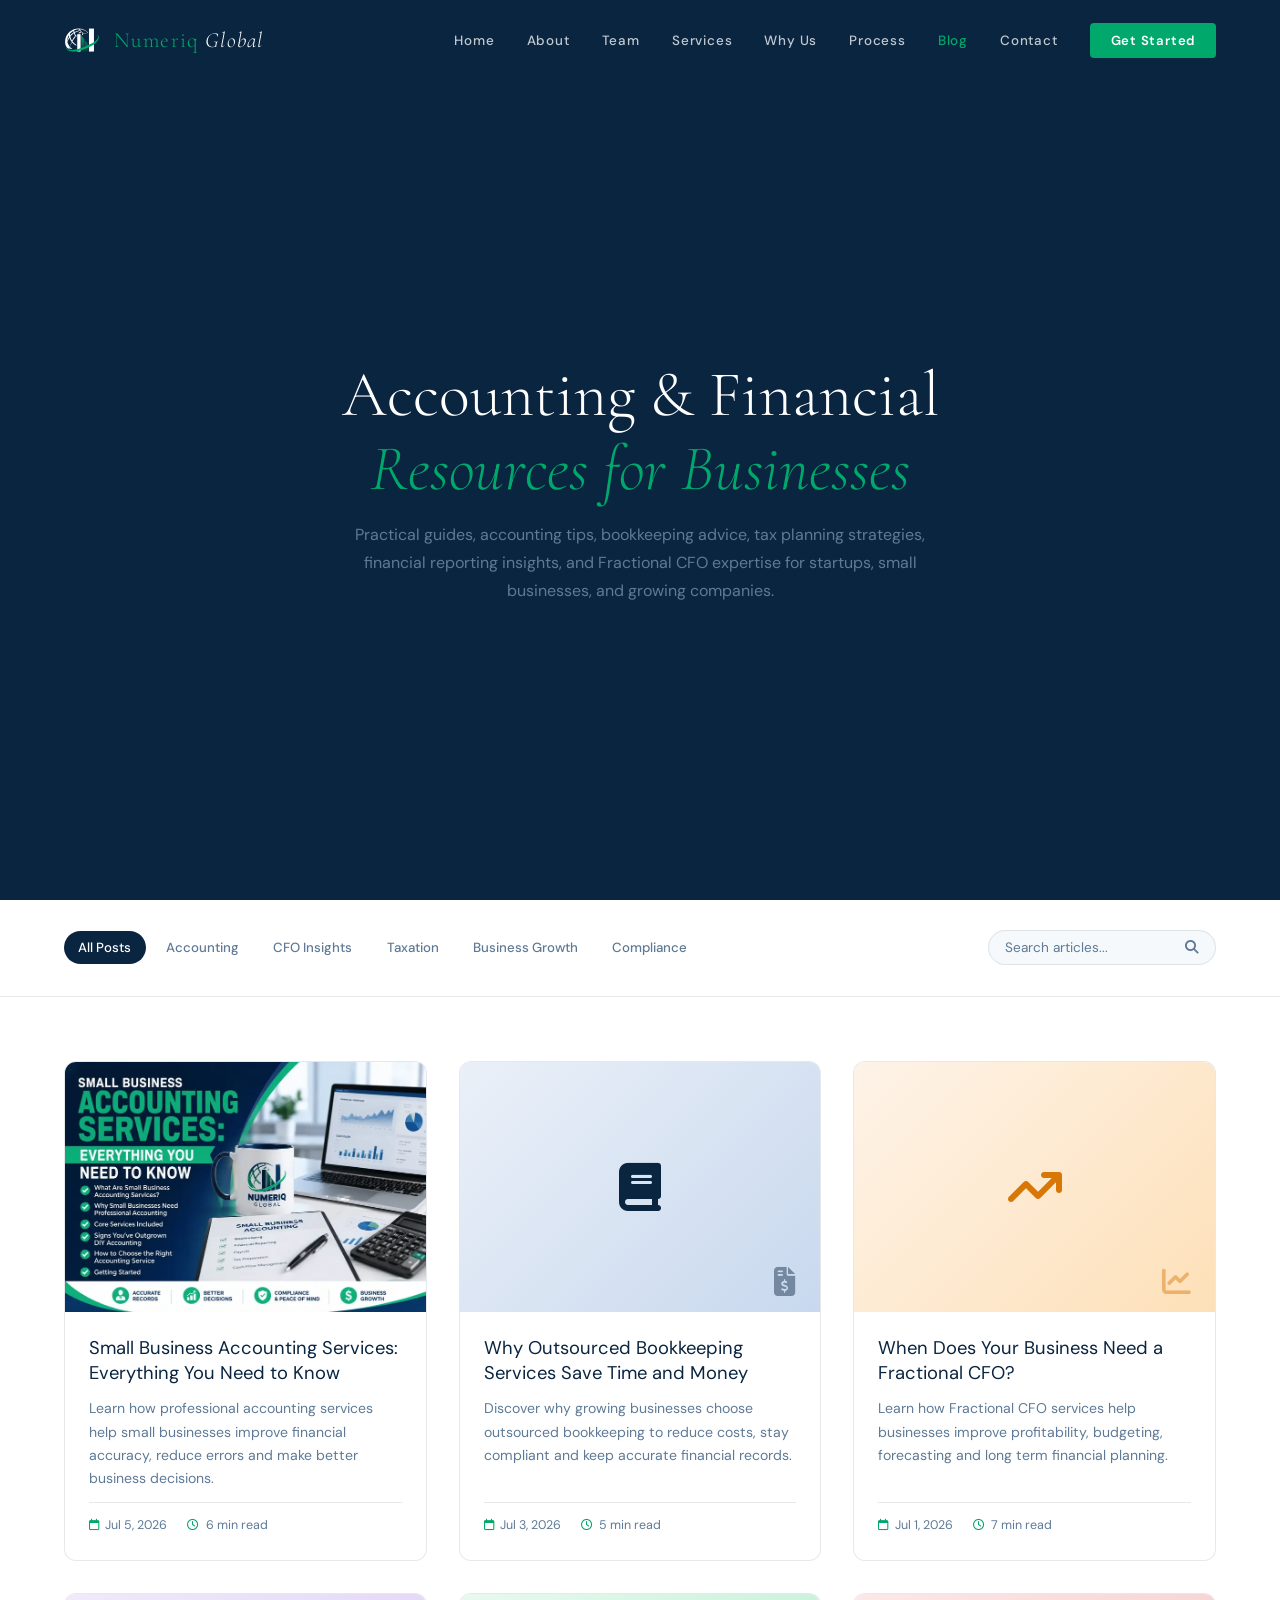
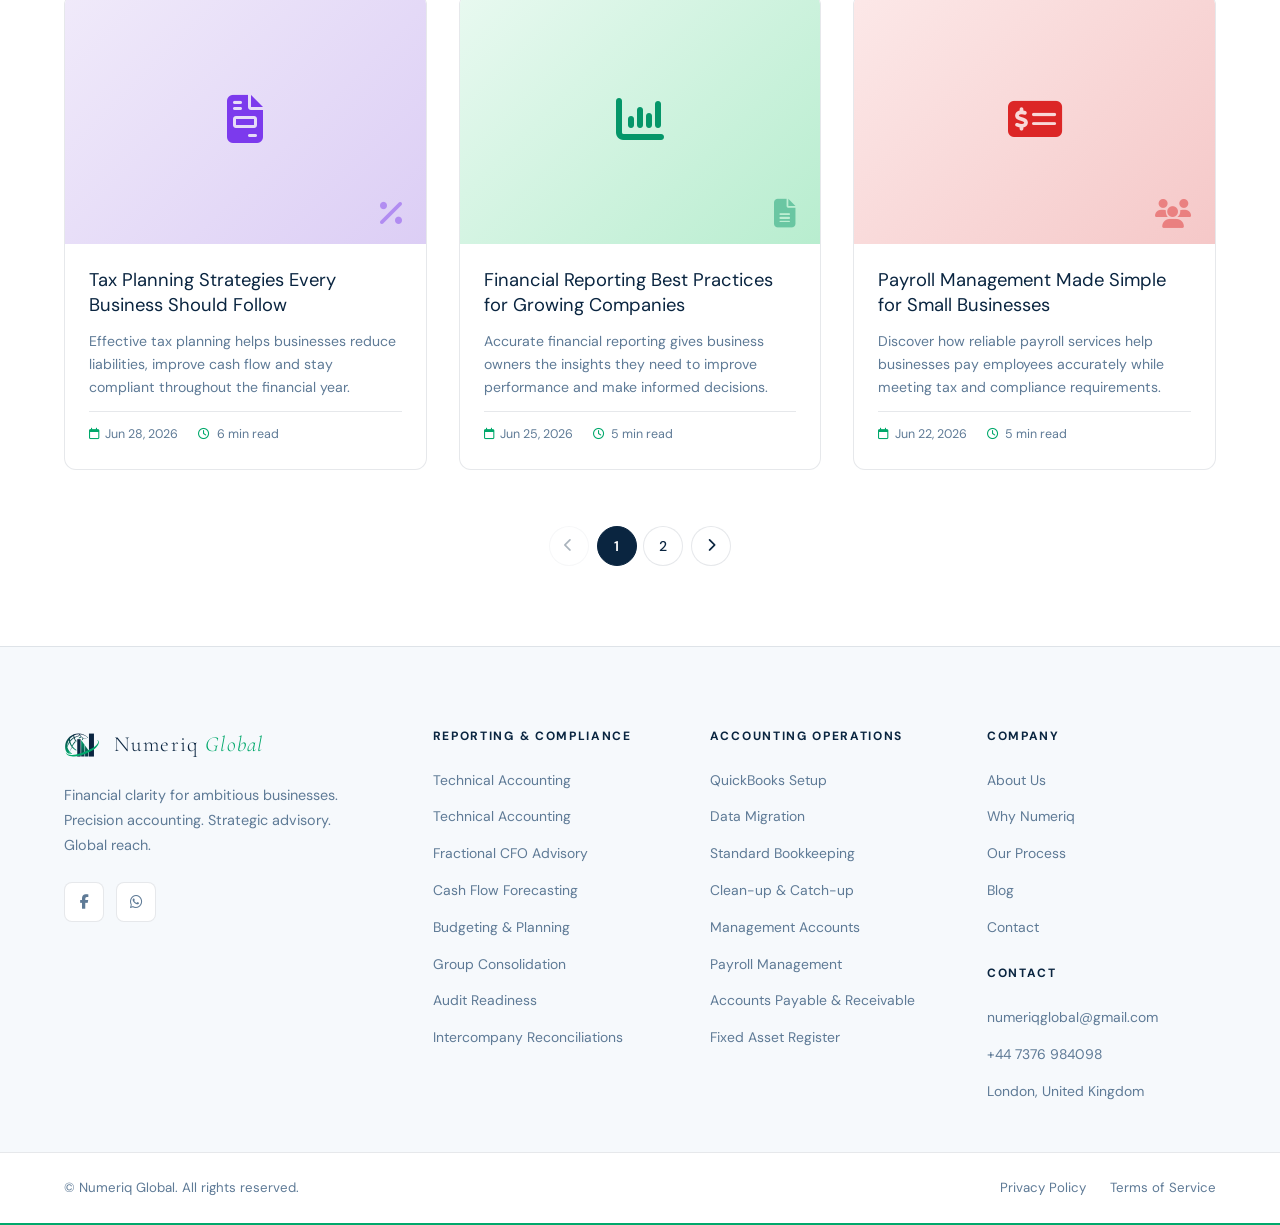
<file: blog/index.html>
<!DOCTYPE html>
<html lang="en">

<head>

  <!-- Google Analytics -->
  <script async src="https://www.googletagmanager.com/gtag/js?id=G-E0CR2RHN0J"></script>
  <script>
    window.dataLayer = window.dataLayer || [];
    function gtag() { dataLayer.push(arguments); }
    gtag('js', new Date());

    gtag('config', 'G-E0CR2RHN0J');
  </script>

  <meta charset="UTF-8">
  <meta name="viewport" content="width=device-width, initial-scale=1.0">

  <!-- Primary SEO -->
  <title>Accounting Blog | Bookkeeping, Tax & Fractional CFO Insights | Numeriq Global</title>

  <meta name="title" content="Accounting Blog | Bookkeeping, Tax & Fractional CFO Insights | Numeriq Global">

  <meta name="description"
    content="Explore expert articles on accounting services, bookkeeping, tax planning, payroll, financial reporting, cash flow management, and Fractional CFO strategies for startups, SMEs, and growing businesses.">

  <meta name="keywords"
    content="accounting blog, bookkeeping tips, accounting services, bookkeeping services, fractional CFO, CFO services, tax planning, tax advisory, payroll services, financial reporting, financial forecasting, business finance, accounting for startups, outsourced accounting, cash flow management, financial advisory, small business accounting">

  <meta name="author" content="Numeriq Global">

  <meta name="robots" content="index, follow">

  <meta name="language" content="English">

  <meta name="revisit-after" content="7 days">

  <!-- Canonical -->
  <link rel="canonical" href="https://numeriqglobal.org/blog/">

  <!-- Open Graph -->

  <meta property="og:type" content="website">

  <meta property="og:url" content="https://numeriqglobal.org/blog/">

  <meta property="og:title" content="Accounting Blog | Bookkeeping, Tax & Fractional CFO Insights">

  <meta property="og:description"
    content="Expert accounting insights, bookkeeping guides, tax planning strategies, payroll advice and Fractional CFO resources for modern businesses.">

  <meta property="og:image" content="https://numeriqglobal.org/images/preview-image.webp">

  <meta property="og:image:width" content="1200">

  <meta property="og:image:height" content="630">

  <meta property="og:site_name" content="Numeriq Global">

  <meta property="og:locale" content="en_US">

  <meta property="og:image:alt" content="Numeriq Global Accounting Blog">

  <!-- Twitter -->

  <meta name="twitter:card" content="summary_large_image">

  <meta name="twitter:title" content="Accounting Blog | Bookkeeping, Tax & Fractional CFO Insights">

  <meta name="twitter:description"
    content="Professional accounting resources, bookkeeping tips, tax planning strategies and Fractional CFO insights from Numeriq Global.">

  <meta name="twitter:image" content="https://numeriqglobal.org/images/preview-image.webp">

  <meta name="twitter:image:alt" content="Numeriq Global Accounting Blog">

  <!-- Theme -->

  <meta name="theme-color" content="#0a192f">

  <meta name="msapplication-TileColor" content="#0a192f">

  <meta name="format-detection" content="telephone=no">

  <!-- Favicon -->

  <link rel="icon" type="image/png" href="/images/favicon-96x96.png" sizes="96x96" />
  <link rel="icon" type="image/svg+xml" href="/images/favicon.svg" />
  <link rel="shortcut icon" href="/images/favicon.ico" />
  <link rel="apple-touch-icon" sizes="180x180" href="/images/apple-touch-icon.png" />
  <meta name="apple-mobile-web-app-title" content="Numeriq Global" />
  <link rel="manifest" href="/images/site.webmanifest" />

  <!-- Performance -->

  <link rel="preconnect" href="https://fonts.googleapis.com">

  <link rel="preconnect" href="https://fonts.gstatic.com" crossorigin>

  <link rel="preload" href="../css/blog.css" as="style">

  <!-- Fonts -->

  <link
    href="https://fonts.googleapis.com/css2?family=Cormorant+Garamond:ital,wght@0,300;0,400;0,600;1,300;1,400&family=DM+Sans:wght@300;400;500;600&display=swap"
    rel="stylesheet">

  <!-- Font Awesome -->

  <link rel="stylesheet" href="https://cdnjs.cloudflare.com/ajax/libs/font-awesome/6.5.1/css/all.min.css">

  <!-- CSS -->

  <link rel="stylesheet" href="../css/style.min.css">

  <link rel="stylesheet" href="../css/blog.css">

</head>

<body class="blog-page">


  <div id="preloader">
    <div class="pre-inner">
      <img width="68" height="68" src="/images/logo.svg" alt="Numeriq Global" class="pre-logo-img" />
      <div class="pre-bar"></div>
      <p class="pre-text">NUMERIQ GLOBAL</p>
    </div>
  </div>

  <!-- ── SCROLL PROGRESS ── -->
  <div id="scroll-progress"></div>

  <!-- ── NAVBAR ── -->
  <header id="navbar">
    <nav class="nav-container">
      <a href="/" class="nav-logo">
        <div class="nav-logo-wrap">
          <img src="/images/logo-light.svg" alt="" class="nav-logo-img logo-light" aria-hidden="true" />
          <img src="/images/logo-dark.svg" alt="Numeriq Global" class="nav-logo-img logo-dark" />
        </div>
        <span class="logo-text">Numeriq <em>Global</em></span>
      </a>

      <ul class="nav-links" id="navLinks">
        <li><a href="/" class="nav-link">Home</a></li>
        <li><a href="/index.html#about" class="nav-link">About</a></li>
        <li><a href="/index.html#team" class="nav-link">Team</a></li>
        <li><a href="/index.html#services" class="nav-link">Services</a></li>
        <li><a href="/index.html#why-us" class="nav-link">Why Us</a></li>
        <li><a href="/index.html#process" class="nav-link">Process</a></li>
        <li><a href="/blog/." class="nav-link active">Blog</a></li>
        <li><a href="/index.html#contact" class="nav-link">Contact</a></li>
        <li><a href="/index.html#contact" class="nav-cta-btn">Get Started</a></li>
      </ul>

      <button class="hamburger" id="hamburger" aria-label="Toggle menu" aria-expanded="false">
        <span></span><span></span><span></span>
      </button>
    </nav>
  </header>

  <!-- Mobile Overlay -->
  <div class="mobile-overlay" id="mobileOverlay"></div>

  <!-- ── BLOG HERO ── -->
  <section class="blog-hero">
    <div class="container">
      <div class="blog-hero-inner reveal">
        <div class="blog-hero-text">
          <h1 class="blog-hero-title">
            Accounting & Financial <br>
            <em>Resources for Businesses</em>
          </h1>

          <p class="blog-hero-sub">
            Practical guides, accounting tips, bookkeeping advice, tax planning strategies, financial reporting
            insights, and Fractional CFO expertise for startups, small businesses, and growing companies.
          </p>
        </div>
      </div>
    </div>
    </div>
  </section>

  <!-- ── FILTER BAR ── -->
  <section class="blog-filter-bar">
    <div class="container">
      <div class="filter-bar-inner">
        <!-- Category tabs -->
        <div class="filter-tabs" role="tablist">
          <button class="filter-tab active" data-category="all" role="tab">All Posts</button>
          <button class="filter-tab" data-category="accounting" role="tab">Accounting</button>
          <button class="filter-tab" data-category="cfo-insights" role="tab">CFO Insights</button>
          <button class="filter-tab" data-category="taxation" role="tab">Taxation</button>
          <button class="filter-tab" data-category="business-growth" role="tab">Business Growth</button>
          <button class="filter-tab" data-category="compliance" role="tab">Compliance</button>
        </div>
        <!-- Search -->
        <div class="blog-search">
          <input type="text" id="blogSearch" placeholder="Search articles..." aria-label="Search articles" />
          <button class="search-btn" aria-label="Search"><i class="fa-solid fa-magnifying-glass"></i></button>
        </div>
      </div>
    </div>
  </section>

  <!-- ── BLOG GRID ── -->
  <main class="blog-main">
    <div class="container">
      <div class="blog-grid" id="blogGrid">

        <!-- Card 1 -->
        <article class="blog-card" data-category="accounting">
          <a href="/blog/small-business-accounting-services/." class="blog-card-img-wrap">
            <div class="blog-card-img blog-card-img--1">
              <img src="/images/small-business-accounting-services.webp"
                alt="Small Business Accounting Services by Numeriq Global" loading="eager" fetchpriority="high"
                width="1000" height="275" />
            </div>
          </a>
          <div class="blog-card-body">
            <h2 class="blog-card-title">
              <a href="/blog/small-business-accounting-services/.">Small Business Accounting Services: Everything You
                Need to Know</a>
            </h2>
            <p class="blog-card-excerpt">
              Learn how professional accounting services help small businesses improve financial accuracy, reduce errors
              and make better business decisions.
            </p>
            <div class="blog-card-meta">
              <span class="meta-date"><i class="fa-regular fa-calendar"></i> Jul 5, 2026</span>
              <span class="meta-read"><i class="fa-regular fa-clock"></i> 6 min read</span>
            </div>
          </div>
        </article>

        <!-- Card 2 -->
        <article class="blog-card" data-category="bookkeeping">
          <a href="blog-post.html" class="blog-card-img-wrap">
            <div class="blog-card-img blog-card-img--2">
              <i class="fa-solid fa-book"></i>
              <i class="fa-solid fa-file-invoice-dollar"></i>
            </div>
          </a>
          <div class="blog-card-body">
            <h2 class="blog-card-title">
              <a href="blog-post.html">Why Outsourced Bookkeeping Services Save Time and Money</a>
            </h2>
            <p class="blog-card-excerpt">
              Discover why growing businesses choose outsourced bookkeeping to reduce costs, stay compliant and keep
              accurate financial records.
            </p>
            <div class="blog-card-meta">
              <span class="meta-date"><i class="fa-regular fa-calendar"></i> Jul 3, 2026</span>
              <span class="meta-read"><i class="fa-regular fa-clock"></i> 5 min read</span>
            </div>
          </div>
        </article>

        <!-- Card 3 -->
        <article class="blog-card" data-category="cfo-insights">
          <a href="blog-post.html" class="blog-card-img-wrap">
            <div class="blog-card-img blog-card-img--3">
              <i class="fa-solid fa-arrow-trend-up"></i>
              <i class="fa-solid fa-chart-line"></i>
            </div>
          </a>
          <div class="blog-card-body">
            <h2 class="blog-card-title">
              <a href="blog-post.html">When Does Your Business Need a Fractional CFO?</a>
            </h2>
            <p class="blog-card-excerpt">
              Learn how Fractional CFO services help businesses improve profitability, budgeting, forecasting and long
              term financial planning.
            </p>
            <div class="blog-card-meta">
              <span class="meta-date"><i class="fa-regular fa-calendar"></i> Jul 1, 2026</span>
              <span class="meta-read"><i class="fa-regular fa-clock"></i> 7 min read</span>
            </div>
          </div>
        </article>

        <!-- Card 4 -->
        <article class="blog-card" data-category="taxation">
          <a href="blog-post.html" class="blog-card-img-wrap">
            <div class="blog-card-img blog-card-img--4">
              <i class="fa-solid fa-file-invoice"></i>
              <i class="fa-solid fa-percent"></i>
            </div>
          </a>
          <div class="blog-card-body">
            <h2 class="blog-card-title">
              <a href="blog-post.html">Tax Planning Strategies Every Business Should Follow</a>
            </h2>
            <p class="blog-card-excerpt">
              Effective tax planning helps businesses reduce liabilities, improve cash flow and stay compliant
              throughout the financial year.
            </p>
            <div class="blog-card-meta">
              <span class="meta-date"><i class="fa-regular fa-calendar"></i> Jun 28, 2026</span>
              <span class="meta-read"><i class="fa-regular fa-clock"></i> 6 min read</span>
            </div>
          </div>
        </article>

        <!-- Card 5 -->
        <article class="blog-card" data-category="financial-reporting">
          <a href="blog-post.html" class="blog-card-img-wrap">
            <div class="blog-card-img blog-card-img--5">
              <i class="fa-solid fa-chart-column"></i>
              <i class="fa-solid fa-file-lines"></i>
            </div>
          </a>
          <div class="blog-card-body">
            <h2 class="blog-card-title">
              <a href="blog-post.html">Financial Reporting Best Practices for Growing Companies</a>
            </h2>
            <p class="blog-card-excerpt">
              Accurate financial reporting gives business owners the insights they need to improve performance and make
              informed decisions.
            </p>
            <div class="blog-card-meta">
              <span class="meta-date"><i class="fa-regular fa-calendar"></i> Jun 25, 2026</span>
              <span class="meta-read"><i class="fa-regular fa-clock"></i> 5 min read</span>
            </div>
          </div>
        </article>

        <!-- Card 6 -->
        <article class="blog-card" data-category="payroll">
          <a href="blog-post.html" class="blog-card-img-wrap">
            <div class="blog-card-img blog-card-img--6">
              <i class="fa-solid fa-money-check-dollar"></i>
              <i class="fa-solid fa-users"></i>
            </div>
          </a>
          <div class="blog-card-body">
            <h2 class="blog-card-title">
              <a href="blog-post.html">Payroll Management Made Simple for Small Businesses</a>
            </h2>
            <p class="blog-card-excerpt">
              Discover how reliable payroll services help businesses pay employees accurately while meeting tax and
              compliance requirements.
            </p>
            <div class="blog-card-meta">
              <span class="meta-date"><i class="fa-regular fa-calendar"></i> Jun 22, 2026</span>
              <span class="meta-read"><i class="fa-regular fa-clock"></i> 5 min read</span>
            </div>
          </div>
        </article>

        <!-- Card 7 -->
        <article class="blog-card" data-category="cash-flow">
          <a href="blog-post.html" class="blog-card-img-wrap">
            <div class="blog-card-img blog-card-img--2">
              <i class="fa-solid fa-wallet"></i>
              <i class="fa-solid fa-money-bill-wave"></i>
            </div>
          </a>
          <div class="blog-card-body">
            <h2 class="blog-card-title">
              <a href="blog-post.html">Cash Flow Management Tips Every Business Owner Should Know</a>
            </h2>
            <p class="blog-card-excerpt">
              Better cash flow management helps businesses maintain stability, invest with confidence and prepare for
              future growth.
            </p>
            <div class="blog-card-meta">
              <span class="meta-date"><i class="fa-regular fa-calendar"></i> Jun 20, 2026</span>
              <span class="meta-read"><i class="fa-regular fa-clock"></i> 6 min read</span>
            </div>
          </div>
        </article>

        <!-- Card 8 -->
        <article class="blog-card" data-category="business-growth">
          <a href="blog-post.html" class="blog-card-img-wrap">
            <div class="blog-card-img blog-card-img--5">
              <i class="fa-solid fa-building"></i>
              <i class="fa-solid fa-handshake"></i>
            </div>
          </a>
          <div class="blog-card-body">
            <h2 class="blog-card-title">
              <a href="blog-post.html">How Financial Advisory Services Help Businesses Grow Faster</a>
            </h2>
            <p class="blog-card-excerpt">
              Learn how financial advisory services improve planning, profitability and business performance through
              expert financial guidance.
            </p>
            <div class="blog-card-meta">
              <span class="meta-date"><i class="fa-regular fa-calendar"></i> Jun 18, 2026</span>
              <span class="meta-read"><i class="fa-regular fa-clock"></i> 6 min read</span>
            </div>
          </div>
        </article>

        <!-- Card 9 -->
        <article class="blog-card" data-category="accounting">
          <a href="blog-post.html" class="blog-card-img-wrap">
            <div class="blog-card-img blog-card-img--3">
              <i class="fa-solid fa-chart-simple"></i>
              <i class="fa-solid fa-briefcase"></i>
            </div>
          </a>
          <div class="blog-card-body">
            <h2 class="blog-card-title">
              <a href="blog-post.html">Financial Forecasting for Startups and Growing Businesses</a>
            </h2>
            <p class="blog-card-excerpt">
              Financial forecasting helps businesses plan ahead, manage risk and make confident investment and hiring
              decisions.
            </p>
            <div class="blog-card-meta">
              <span class="meta-date"><i class="fa-regular fa-calendar"></i> Jun 15, 2026</span>
              <span class="meta-read"><i class="fa-regular fa-clock"></i> 7 min read</span>
            </div>
          </div>
        </article>

      </div>

      <!-- No results message -->
      <div class="no-results" id="noResults" style="display:none;">
        <i class="fa-solid fa-magnifying-glass"></i>
        <p>No articles found. Try a different search or category.</p>
      </div>

      <!-- ── PAGINATION ── -->
      <nav class="pagination" id="pagination" aria-label="Blog pagination">
        <button class="page-btn page-prev" id="pagePrev" aria-label="Previous page" disabled>
          <i class="fa-solid fa-chevron-left"></i>
        </button>
        <div class="page-numbers" id="pageNumbers"></div>
        <button class="page-btn page-next" id="pageNext" aria-label="Next page">
          <i class="fa-solid fa-chevron-right"></i>
        </button>
      </nav>

    </div>
  </main>

  <!-- ── FOOTER ── -->
  <footer class="footer">
    <div class="footer-top">
      <div class="container">
        <div class="footer-grid">
          <div class="footer-brand">
            <a href="/index.html" class="nav-logo">
              <div class="nav-logo-wrap">
                <img src="/images/logo-dark.svg" alt="Numeriq Global" class="nav-logo-img logo-dark"
                  style="opacity:1;position:relative;" />
              </div>
              <span class="logo-text">Numeriq <em>Global</em></span>
            </a>
            <p>Financial clarity for ambitious businesses. Precision accounting. Strategic advisory. Global reach.</p>
            <div class="social-links">
              <!-- Facebook -->
              <a href="https://www.facebook.com/profile.php?id=61572033266331" target="_blank" rel="noopener noreferrer"
                aria-label="Facebook">
                <i class="fa-brands fa-facebook-f"></i>
              </a>

              <!-- WhatsApp -->
              <a href="https://wa.me/447376984098?text=Hi%20there!%20I%20found%20your%20website%20and%20I'm%20interested%20in%20your%20services.%20I'd%20like%20to%20schedule%20a%20free%20consultation.%20Could%20you%20please%20share%20your%20availability%3F"
                target="_blank" rel="noopener noreferrer" aria-label="WhatsApp">
                <i class="fa-brands fa-whatsapp"></i>
              </a>
            </div>
          </div>

          <div class="footer-col">
            <h5>Reporting &amp; Compliance</h5>
            <ul>
              <li><a href="/index.html#services">Technical Accounting</a></li>
              <li><a href="/index.html#services">Technical Accounting</a></li>
              <li><a href="/index.html#services">Fractional CFO Advisory</a></li>
              <li><a href="/index.html#services">Cash Flow Forecasting</a></li>
              <li><a href="/index.html#services">Budgeting &amp; Planning</a></li>
              <li><a href="/index.html#services">Group Consolidation</a></li>
              <li><a href="/index.html#services">Audit Readiness</a></li>
              <li><a href="/index.html#services">Intercompany Reconciliations</a></li>
            </ul>
          </div>

          <div class="footer-col">
            <h5>Accounting Operations</h5>
            <ul>
              <li><a href="/index.html#services">QuickBooks Setup</a></li>
              <li><a href="/index.html#services">Data Migration</a></li>
              <li><a href="/index.html#services">Standard Bookkeeping</a></li>
              <li><a href="/index.html#services">Clean-up &amp; Catch-up</a></li>
              <li><a href="/index.html#services">Management Accounts</a></li>
              <li><a href="/index.html#services">Payroll Management</a></li>
              <li><a href="/index.html#services">Accounts Payable &amp; Receivable</a></li>
              <li><a href="/index.html#services">Fixed Asset Register</a></li>
            </ul>
          </div>

          <div class="footer-col">
            <h5>Company</h5>
            <ul>
              <li><a href="/index.html#about">About Us</a></li>
              <li><a href="/index.html#why-us">Why Numeriq</a></li>
              <li><a href="/index.html#process">Our Process</a></li>
              <li><a href="/blog/.">Blog</a></li>
              <li><a href="/index.html#contact">Contact</a></li>
            </ul>
            <h5 style="margin-top:1.5rem">Contact</h5>
            <ul>
              <li><a href="mailto:numeriqglobal@gmail.com">numeriqglobal@gmail.com</a></li>
              <li><a href="tel:+447376984098">+44 7376 984098</a></li>
              <li><span>London, United Kingdom</span></li>
            </ul>
          </div>
        </div>
      </div>
    </div>

    <div class="footer-bottom">
      <div class="container">
        <p>&copy; <span id="year"></span> Numeriq Global. All rights reserved.</p>
        <div class="footer-bottom-links">
          <a href="#">Privacy Policy</a>
          <a href="#">Terms of Service</a>
        </div>
      </div>
    </div>
  </footer>

  <button class="back-to-top" id="backToTop" aria-label="Back to top">
    <i class="fa-solid fa-arrow-up"></i>
  </button>

  <script src="/js/blog.js" defer></script>
  <script type="application/ld+json">
{
  "@context": "https://schema.org",
  "@graph": [

    {
      "@type": "Blog",
      "@id": "https://numeriqglobal.org/blog/#blog",
      "url": "https://numeriqglobal.org/blog/",
      "name": "Numeriq Global Blog",
      "description": "Expert accounting insights, bookkeeping guides, tax planning strategies, payroll advice, financial reporting resources, and Fractional CFO articles for businesses.",
      "publisher": {
        "@type": "Organization",
        "@id": "https://numeriqglobal.org/#organization"
      },
      "inLanguage": "en"
    },

    {
      "@type": "CollectionPage",
      "@id": "https://numeriqglobal.org/blog/#collectionpage",
      "url": "https://numeriqglobal.org/blog/",
      "name": "Accounting Blog | Numeriq Global",
      "description": "Browse accounting, bookkeeping, payroll, financial reporting, tax planning, and Fractional CFO articles from Numeriq Global.",
      "isPartOf": {
        "@type": "WebSite",
        "@id": "https://numeriqglobal.org/#website"
      },
      "about": {
        "@id": "https://numeriqglobal.org/blog/#blog"
      }
    }

  ]
}
</script>
</body>

</html>
</file>
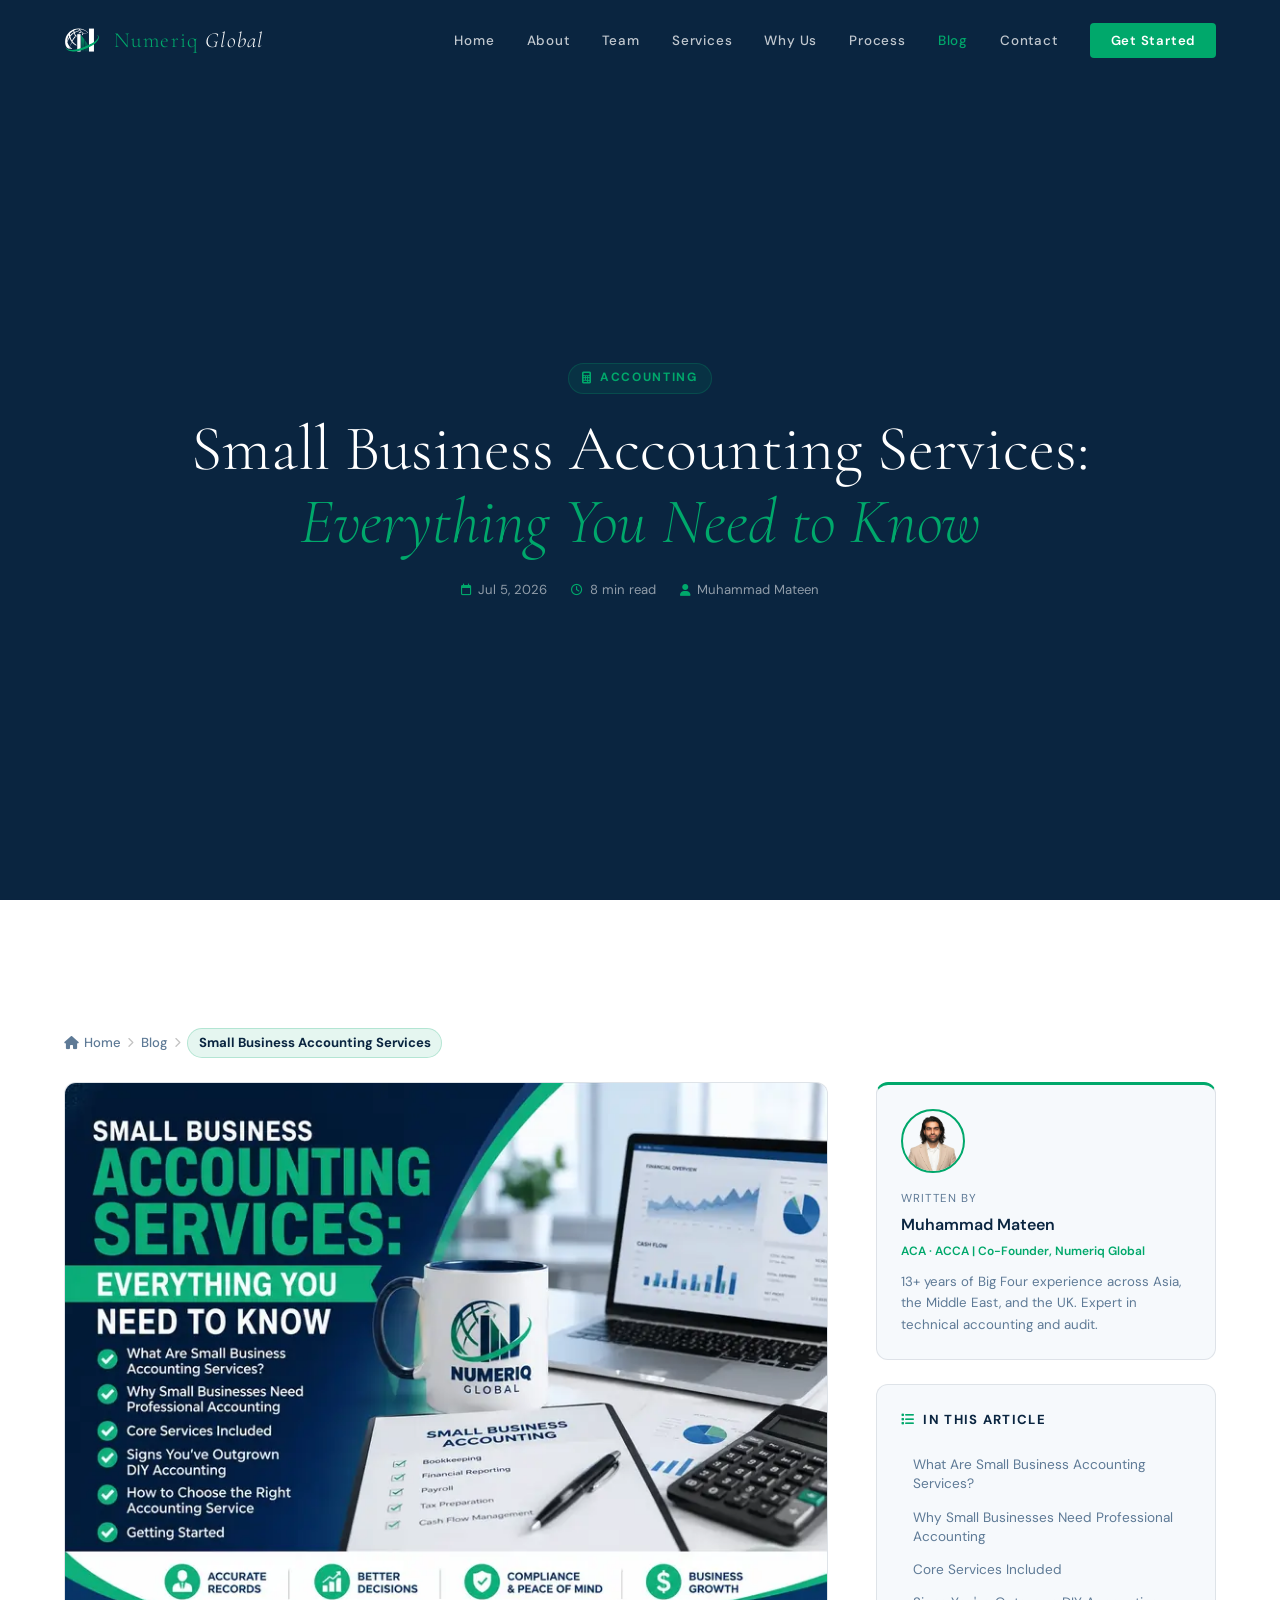
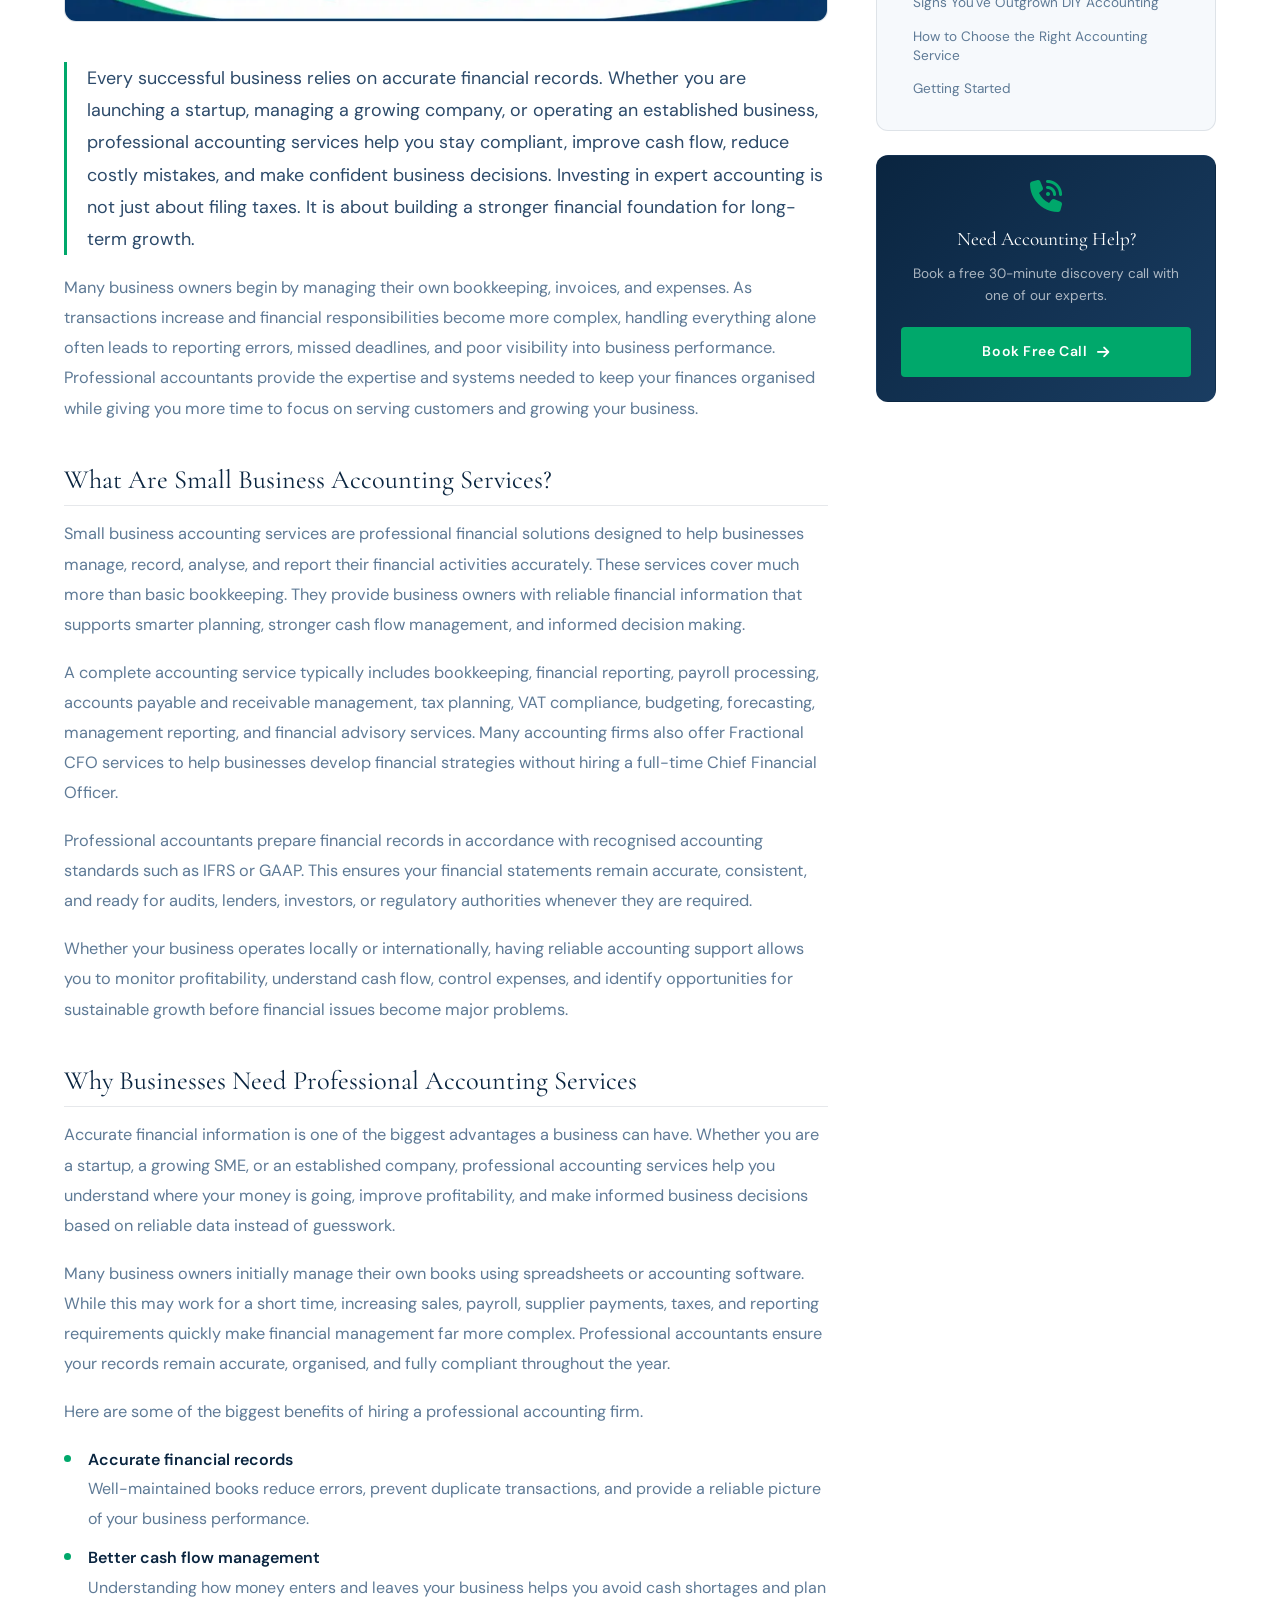
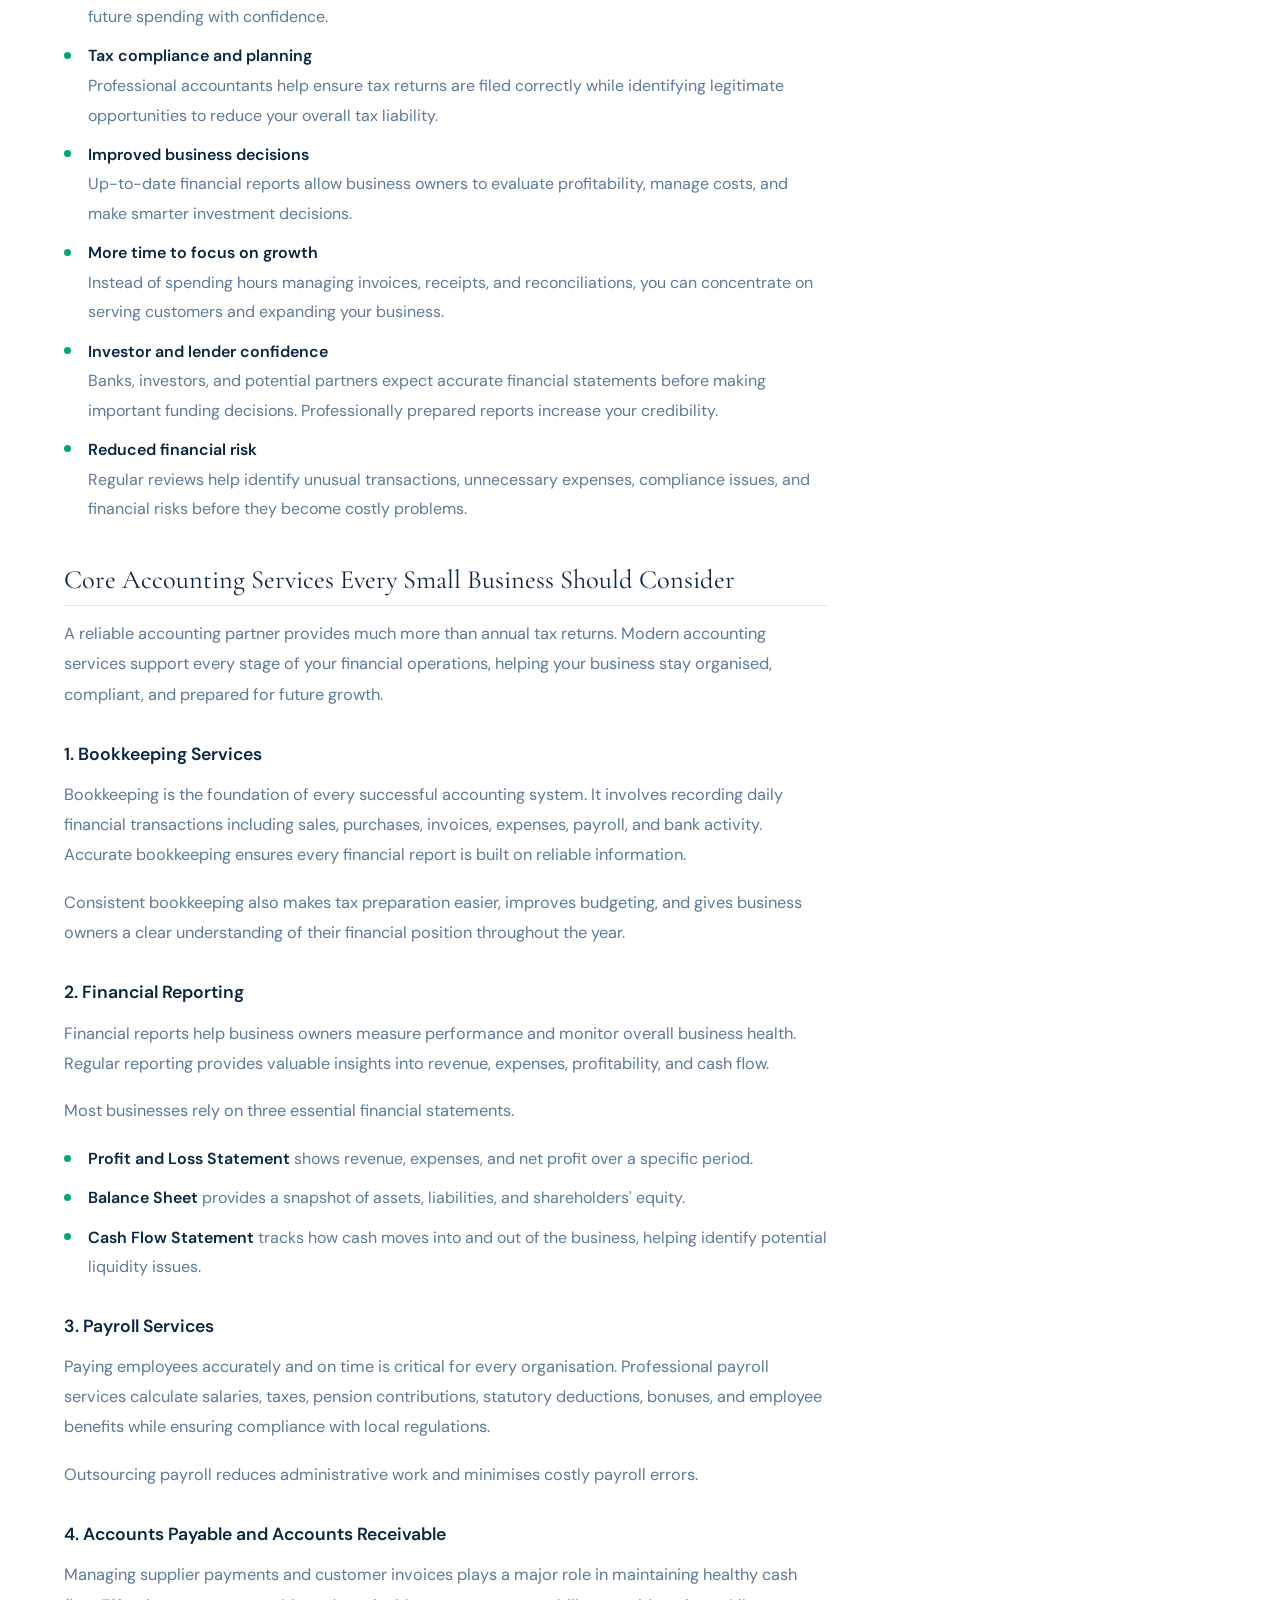
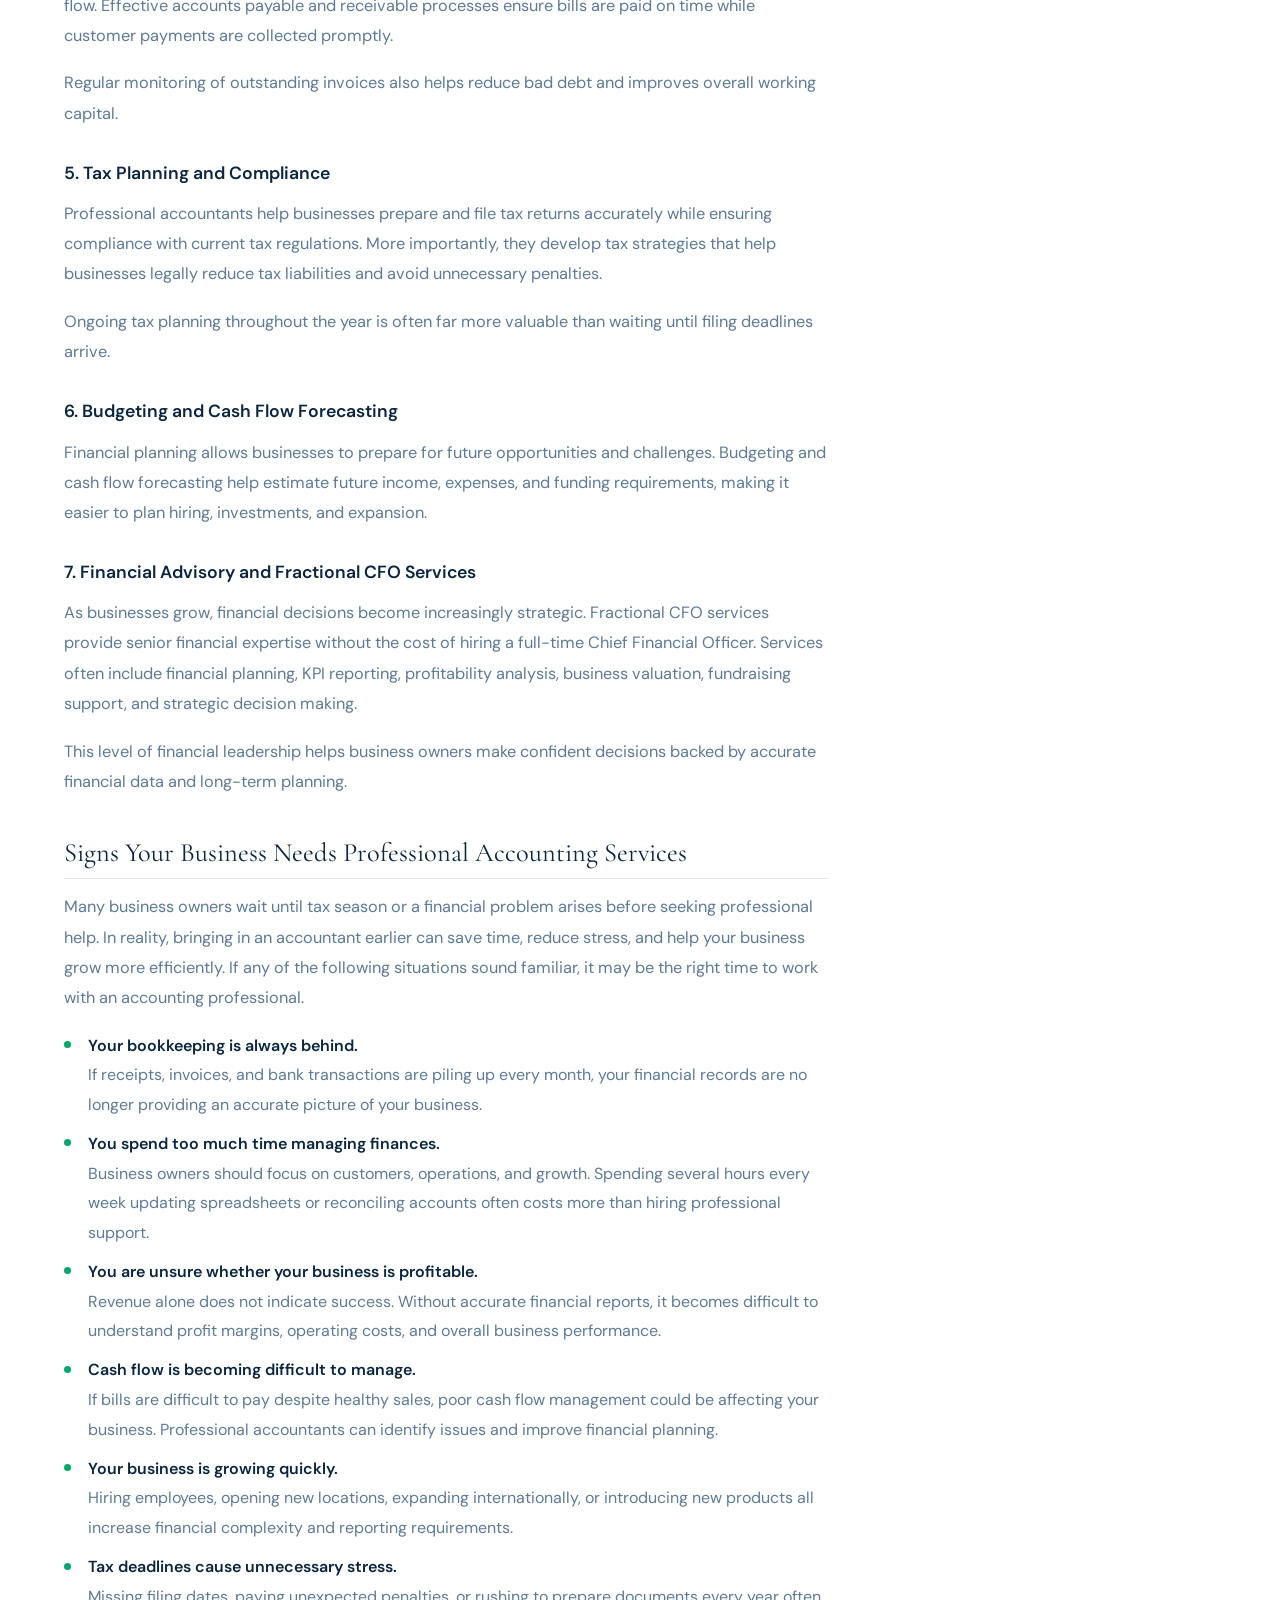
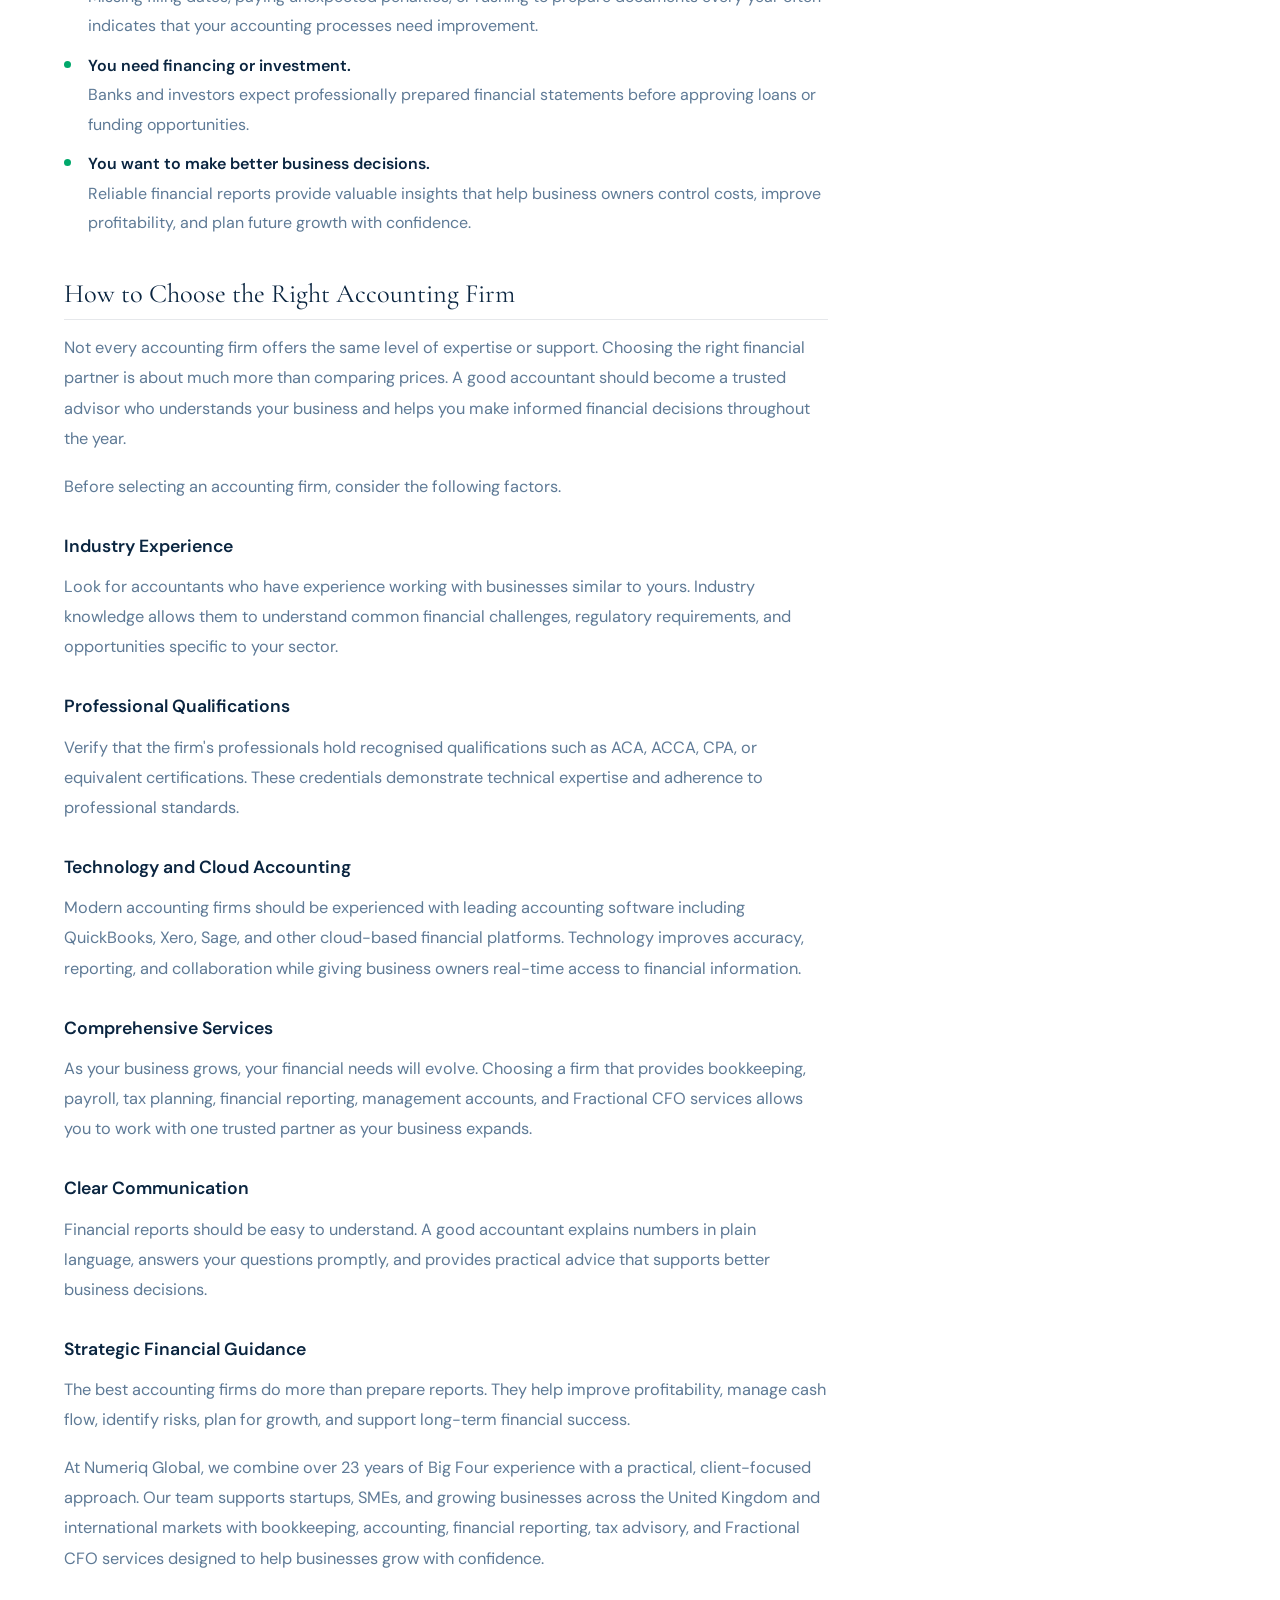
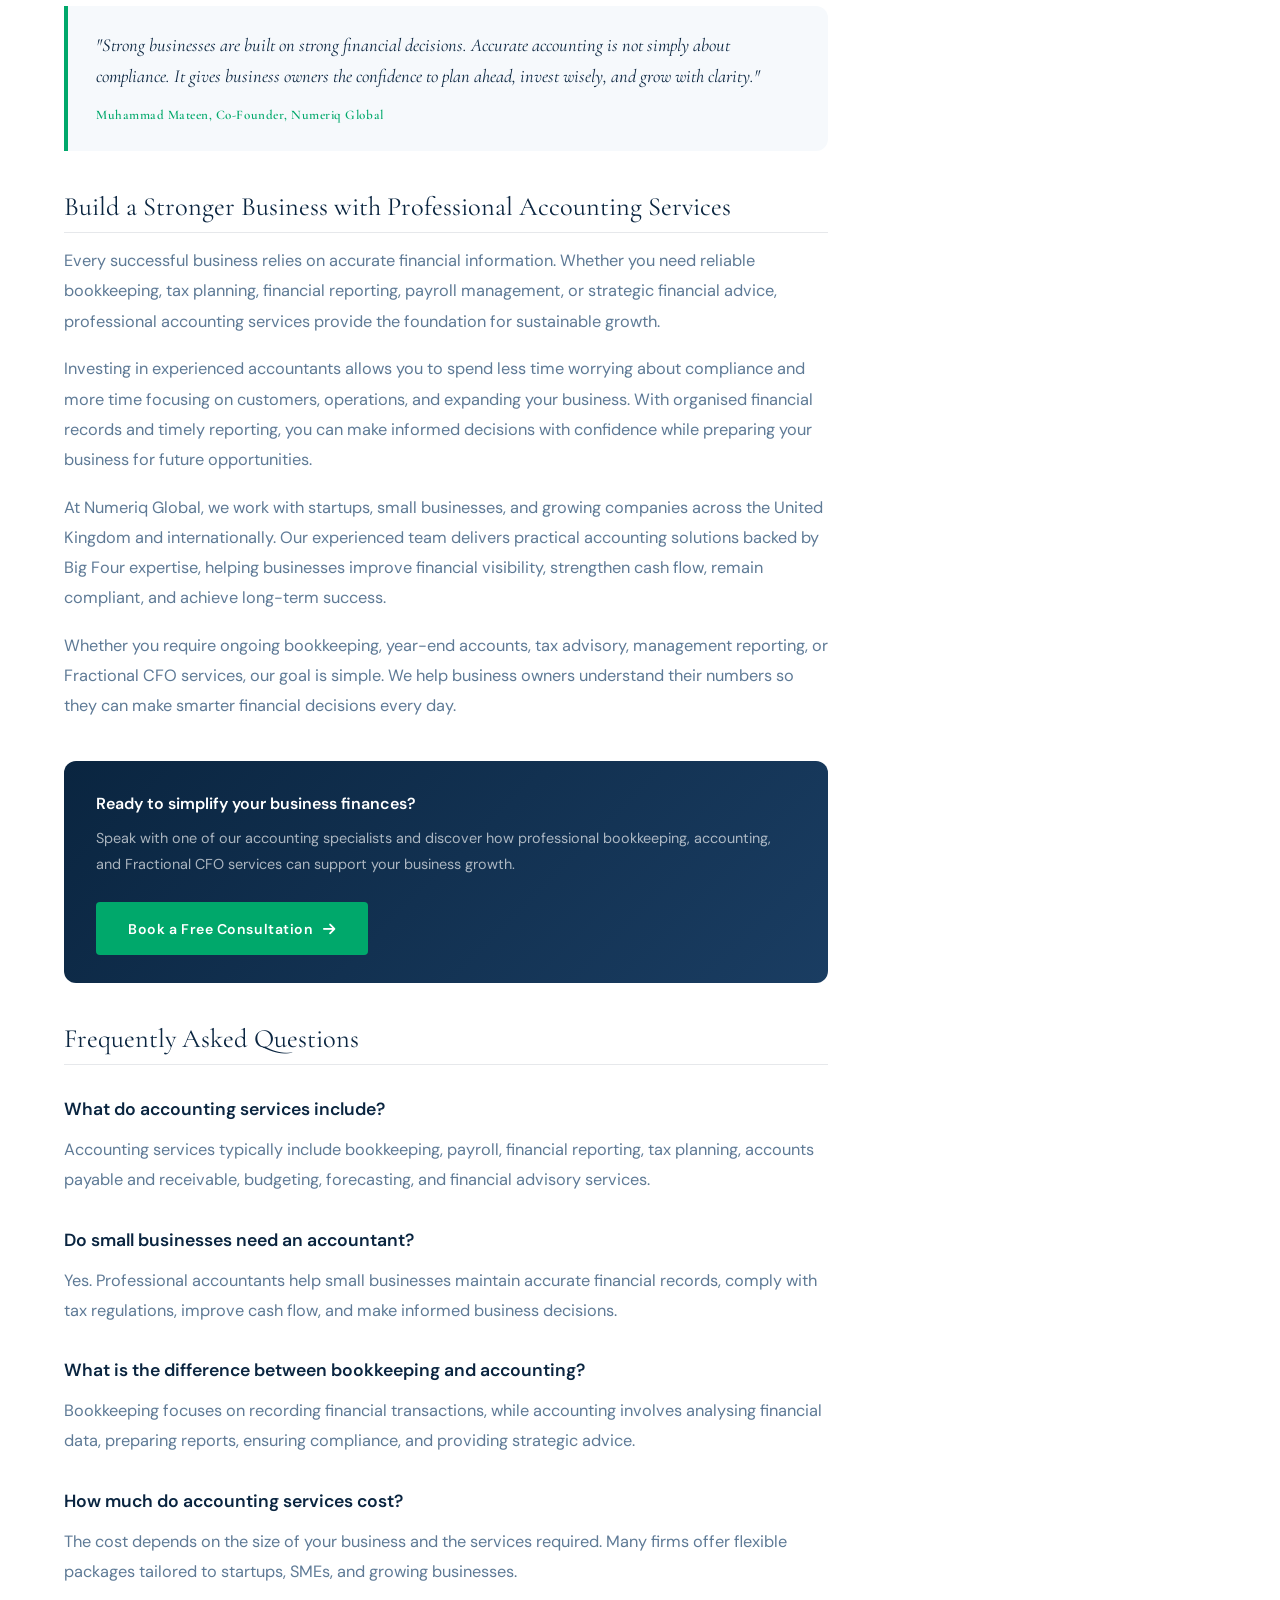
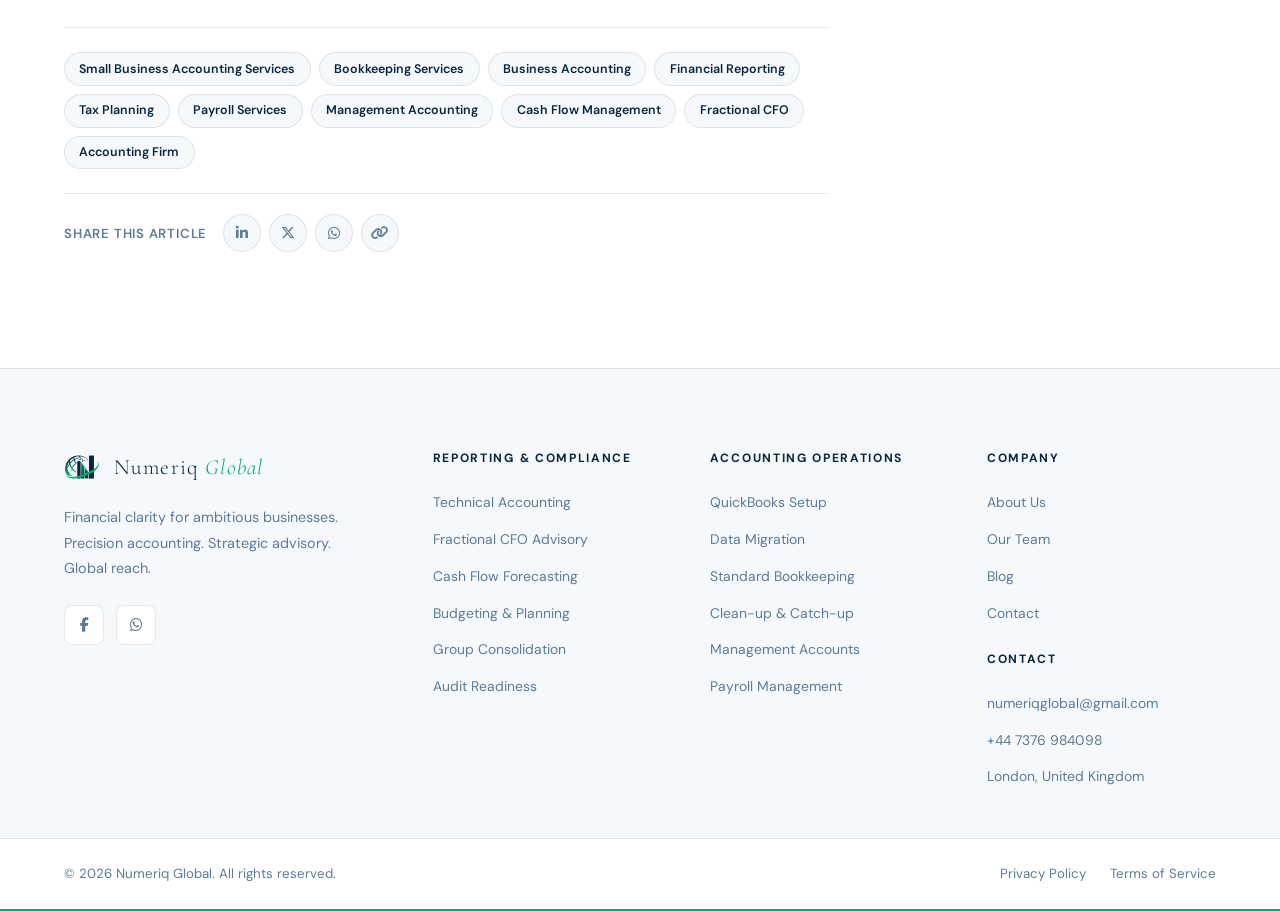
<file: blog/small-business-accounting-services/index.html>
<!DOCTYPE html>
<html lang="en">

<head>
  <meta charset="UTF-8" />
  <meta name="viewport" content="width=device-width, initial-scale=1.0" />

  <!-- Primary SEO -->
  <title>Small Business Accounting Services | Complete Guide for Growing Businesses | Numeriq Global</title>

  <meta name="description"
    content="Discover everything you need to know about small business accounting services, including bookkeeping, payroll, tax planning, financial reporting, cash flow management, and Fractional CFO services. Learn how professional accountants help businesses grow with confidence." />

  <meta name="keywords"
    content="small business accounting services, accounting services for small business, bookkeeping services, business accounting, accounting firm UK, payroll services, tax planning, financial reporting, management accounts, accounts payable, accounts receivable, cash flow management, fractional CFO, accounting outsourcing, business finance, accountants for startups, accounting solutions, Numeriq Global" />

  <meta name="author" content="Muhammad Mateen - Numeriq Global" />
  <meta name="robots" content="index, follow, max-image-preview:large" />
  <meta name="googlebot" content="index, follow" />
  <meta name="theme-color" content="#0B2545" />

  <!-- Canonical -->
  <link rel="canonical" href="https://numeriqglobal.org/blog/small-business-accounting-services/" />

  <!-- Favicons -->
  <link rel="icon" type="image/png" href="/images/favicon-96x96.png" sizes="96x96" />
  <link rel="icon" type="image/svg+xml" href="/images/favicon.svg" />
  <link rel="shortcut icon" href="/images/favicon.ico" />
  <link rel="apple-touch-icon" sizes="180x180" href="/images/apple-touch-icon.png" />
  <meta name="apple-mobile-web-app-title" content="Numeriq Global" />
  <link rel="manifest" href="/images/site.webmanifest" />

  <!-- Featured Image Preload -->
  <link rel="preload" as="image" href="../../images/small-business-accounting-services.webp">

  <!-- Open Graph -->
  <meta property="article:modified_time" content="2026-07-05">
  <meta property="og:type" content="article" />
  <meta property="og:site_name" content="Numeriq Global" />
  <meta property="og:title" content="Small Business Accounting Services | Complete Guide for Growing Businesses" />

  <meta property="og:description"
    content="Learn how professional accounting services help small businesses improve financial accuracy, strengthen cash flow, remain tax compliant, and make smarter financial decisions." />

  <meta property="og:url" content="https://numeriqglobal.org/blog/small-business-accounting-services/" />

  <meta property="og:image" content="https://numeriqglobal.org/images/small-business-accounting-services.webp" />

  <meta property="og:image:width" content="1200" />
  <meta property="og:image:height" content="630" />
  <meta property="og:image:alt" content="Small Business Accounting Services by Numeriq Global" />

  <meta property="article:published_time" content="2026-07-05" />
  <meta property="article:author" content="Muhammad Mateen" />
  <meta property="article:section" content="Accounting" />

  <meta property="article:tag" content="Accounting" />
  <meta property="article:tag" content="Bookkeeping" />
  <meta property="article:tag" content="Financial Reporting" />
  <meta property="article:tag" content="Payroll Services" />
  <meta property="article:tag" content="Tax Planning" />
  <meta property="article:tag" content="Fractional CFO" />

  <!-- Twitter -->
  <meta name="twitter:card" content="summary_large_image" />
  <meta name="twitter:title" content="Small Business Accounting Services | Complete Guide for Growing Businesses" />

  <meta name="twitter:description"
    content="Everything you need to know about bookkeeping, payroll, financial reporting, tax planning, cash flow management, and accounting services for growing businesses." />

  <meta name="twitter:image" content="https://numeriqglobal.org/images/small-business-accounting-services.webp" />

  <!-- Structured Data -->
  <script type="application/ld+json">
  {
    "@context":"https://schema.org",
    "@type":"Article",
    "headline":"Small Business Accounting Services: Everything You Need to Know",
    "description":"A complete guide explaining small business accounting services, bookkeeping, payroll, tax planning, financial reporting, cash flow management, and Fractional CFO services.",
    "image":"https://numeriqglobal.org/images/small-business-accounting-services.webp",
    "author":{
      "@type":"Person",
      "name":"Muhammad Mateen"
    },
    "wordCount":"2700",
    "inLanguage":"en",
    "publisher":{
   "@type":"Organization",
   "name":"Numeriq Global",
   "url":"https://numeriqglobal.org",
   "logo":{
      "@type":"ImageObject",
      "url":"https://numeriqglobal.org/images/logo-dark.svg"
   }
    },
    "datePublished":"2026-07-05",
    "dateModified":"2026-07-05",
    "mainEntityOfPage":{
      "@type":"WebPage",
      "@id":"https://numeriqglobal.org/blog/small-business-accounting-services/"
    },
    "keywords":[
      "Small Business Accounting",
      "Bookkeeping",
      "Accounting Services",
      "Payroll",
      "Financial Reporting",
      "Tax Planning",
      "Cash Flow Management",
      "Fractional CFO",
      "Business Accounting"
    ]
  }
  </script>
  <script type="application/ld+json">
{
  "@context": "https://schema.org",
  "@type": "FAQPage",
  "mainEntity": [

    {
      "@type": "Question",
      "name": "What do accounting services include?",
      "acceptedAnswer": {
        "@type": "Answer",
        "text": "Accounting services typically include bookkeeping, payroll management, financial reporting, tax planning, accounts payable and receivable, budgeting, cash flow forecasting, compliance support, and financial advisory services. Many firms also offer Fractional CFO services to help businesses make strategic financial decisions."
      }
    },

    {
      "@type": "Question",
      "name": "Do small businesses need an accountant?",
      "acceptedAnswer": {
        "@type": "Answer",
        "text": "Yes. Professional accountants help small businesses maintain accurate financial records, stay compliant with tax regulations, improve cash flow, prepare financial statements, and make informed business decisions based on reliable financial data."
      }
    },

    {
      "@type": "Question",
      "name": "What is the difference between bookkeeping and accounting?",
      "acceptedAnswer": {
        "@type": "Answer",
        "text": "Bookkeeping focuses on recording daily financial transactions such as sales, expenses, invoices, and payments. Accounting builds on this information by analysing financial data, preparing reports, ensuring compliance, and providing strategic financial advice."
      }
    },

    {
      "@type": "Question",
      "name": "How much do accounting services cost?",
      "acceptedAnswer": {
        "@type": "Answer",
        "text": "The cost of accounting services depends on the size of your business, transaction volume, and the services required. Many accounting firms offer flexible packages for startups, small businesses, and growing companies."
      }
    }

  ]
}
</script>

  <script type="application/ld+json">
{
  "@context": "https://schema.org",
  "@type": "BreadcrumbList",
  "itemListElement": [

    {
      "@type": "ListItem",
      "position": 1,
      "name": "Home",
      "item": "https://numeriqglobal.org/"
    },

    {
      "@type": "ListItem",
      "position": 2,
      "name": "Blog",
      "item": "https://numeriqglobal.org/blog/"
    },

    {
      "@type": "ListItem",
      "position": 3,
      "name": "Accounting",
      "item": "https://numeriqglobal.org/blog/?cat=accounting"
    },

    {
      "@type": "ListItem",
      "position": 4,
      "name": "Small Business Accounting Services",
      "item": "https://numeriqglobal.org/blog/small-business-accounting-services/"
    }

  ]
}
</script>

  <!-- Fonts -->
  <link rel="preconnect" href="https://fonts.googleapis.com" />
  <link rel="preconnect" href="https://fonts.gstatic.com" crossorigin />

  <link
    href="https://fonts.googleapis.com/css2?family=Cormorant+Garamond:ital,wght@0,300;0,400;0,600;1,300;1,400&family=DM+Sans:wght@300;400;500;600&display=swap"
    rel="stylesheet" />

  <!-- Icons -->
  <link rel="stylesheet" href="https://cdnjs.cloudflare.com/ajax/libs/font-awesome/6.5.1/css/all.min.css" />

  <!-- CSS -->
  <link rel="stylesheet" href="../../css/style.min.css" />
  <link rel="stylesheet" href="../../css/blog.css" />
  <link rel="stylesheet" href="../../css/blog-post.css" />
</head>

<body class="blog-page">

  <div id="preloader">
    <div class="pre-inner">
      <img width="68" height="68" src="/images/logo.svg" alt="Numeriq Global" class="pre-logo-img" />
      <div class="pre-bar"></div>
      <p class="pre-text">NUMERIQ GLOBAL</p>
    </div>
  </div>

  <!-- ── NAVBAR ── -->
  <header id="navbar">
    <nav class="nav-container">
      <a href="/." class="nav-logo">
        <div class="nav-logo-wrap">
          <img src="../../images/logo-light.svg" alt="" class="nav-logo-img logo-light" aria-hidden="true" />
          <img src="../../images/logo-dark.svg" alt="Numeriq Global" class="nav-logo-img logo-dark" />
        </div>
        <span class="logo-text">Numeriq <em>Global</em></span>
      </a>

      <ul class="nav-links" id="navLinks">
        <li><a href="/." class="nav-link">Home</a></li>
        <li><a href="../../index.html#about" class="nav-link">About</a></li>
        <li><a href="../../index.html#team" class="nav-link">Team</a></li>
        <li><a href="../../index.html#services" class="nav-link">Services</a></li>
        <li><a href="../../index.html#why-us" class="nav-link">Why Us</a></li>
        <li><a href="../../index.html#process" class="nav-link">Process</a></li>
        <li><a href="../../blog/" class="nav-link active">Blog</a></li>
        <li><a href="../../index.html#contact" class="nav-link">Contact</a></li>
        <li><a href="../../index.html#contact" class="nav-cta-btn">Get Started</a></li>
      </ul>

      <button class="hamburger" id="hamburger" aria-label="Toggle menu" aria-expanded="false">
        <span></span><span></span><span></span>
      </button>
    </nav>
  </header>

  <div class="mobile-overlay" id="mobileOverlay"></div>

  <!-- ── MAIN CONTENT ── -->
  <!-- ── BLOG POST HERO ── -->
  <section class="blog-hero post-hero">
    <div class="container">
      <div class="blog-hero-inner">
        <div>
          <div class="post-cat-tag">
            <i class="fa-solid fa-calculator"></i> Accounting
          </div>

          <h1 class="blog-hero-title">
            Small Business Accounting Services:<br />
            <em>Everything You Need to Know</em>
          </h1>

          <div class="post-meta-bar">
            <span><i class="fa-regular fa-calendar"></i> Jul 5, 2026</span>
            <span><i class="fa-regular fa-clock"></i> 8 min read</span>
            <span><i class="fa-solid fa-user"></i> Muhammad Mateen</span>
          </div>
        </div>
      </div>
    </div>
  </section>

  <!-- ── MAIN CONTENT ── -->
  <main class="post-main">
    <div class="container">

      <!-- ── BREADCRUMB ── -->
      <nav class="breadcrumb" aria-label="Breadcrumb">
        <a href="/." class="bc-item">
          <i class="fa-solid fa-house"></i> Home
        </a>

        <i class="fa-solid fa-chevron-right bc-sep"></i>

        <a href="../../blog/." class="bc-item">Blog</a>

        <i class="fa-solid fa-chevron-right bc-sep"></i>

        <span class="bc-item bc-current bc-cat">
          Small Business Accounting Services
        </span>
      </nav>

      <!-- ── POST LAYOUT ── -->
      <div class="post-layout">

        <!-- ════ ARTICLE ════ -->
        <article class="post-article">

          <!-- Featured Image -->
          <div class="post-featured-img">
            <img src="/images/small-business-accounting-services.webp"
              alt="Small Business Accounting Services by Numeriq Global" loading="eager" fetchpriority="high"
              width="1200" height="675" />
          </div>

          <!-- Article -->
          <div class="post-body">

            <p class="post-lead">
              Every successful business relies on accurate financial records. Whether you are launching a startup,
              managing a growing company, or operating an established business, professional accounting services help
              you stay compliant, improve cash flow, reduce costly mistakes, and make confident business decisions.
              Investing in expert accounting is not just about filing taxes. It is about building a stronger financial
              foundation for long-term growth.
            </p>

            <p>
              Many business owners begin by managing their own bookkeeping, invoices, and expenses. As transactions
              increase and financial responsibilities become more complex, handling everything alone often leads to
              reporting errors, missed deadlines, and poor visibility into business performance. Professional
              accountants provide the expertise and systems needed to keep your finances organised while giving you more
              time to focus on serving customers and growing your business.
            </p>

            <h2 id="what-are-accounting-services">
              What Are Small Business Accounting Services?
            </h2>

            <p>
              Small business accounting services are professional financial solutions designed to help businesses
              manage, record, analyse, and report their financial activities accurately. These services cover much more
              than basic bookkeeping. They provide business owners with reliable financial information that supports
              smarter planning, stronger cash flow management, and informed decision making.
            </p>

            <p>
              A complete accounting service typically includes bookkeeping, financial reporting, payroll processing,
              accounts payable and receivable management, tax planning, VAT compliance, budgeting, forecasting,
              management reporting, and financial advisory services. Many accounting firms also offer Fractional CFO
              services to help businesses develop financial strategies without hiring a full-time Chief Financial
              Officer.
            </p>

            <p>
              Professional accountants prepare financial records in accordance with recognised accounting standards such
              as IFRS or GAAP. This ensures your financial statements remain accurate, consistent, and ready for audits,
              lenders, investors, or regulatory authorities whenever they are required.
            </p>

            <p>
              Whether your business operates locally or internationally, having reliable accounting support allows you
              to monitor profitability, understand cash flow, control expenses, and identify opportunities for
              sustainable growth before financial issues become major problems.
            </p>

            <h2 id="why-professional-accounting">
              Why Businesses Need Professional Accounting Services
            </h2>

            <p>
              Accurate financial information is one of the biggest advantages a business can have. Whether you are a
              startup, a growing SME, or an established company, professional accounting services help you understand
              where your money is going, improve profitability, and make informed business decisions based on reliable
              data instead of guesswork.
            </p>

            <p>
              Many business owners initially manage their own books using spreadsheets or accounting software. While
              this may work for a short time, increasing sales, payroll, supplier payments, taxes, and reporting
              requirements quickly make financial management far more complex. Professional accountants ensure your
              records remain accurate, organised, and fully compliant throughout the year.
            </p>

            <p>
              Here are some of the biggest benefits of hiring a professional accounting firm.
            </p>

            <ul>
              <li>
                <strong>Accurate financial records</strong><br>
                Well-maintained books reduce errors, prevent duplicate transactions, and provide a reliable picture of
                your business performance.
              </li>

              <li>
                <strong>Better cash flow management</strong><br>
                Understanding how money enters and leaves your business helps you avoid cash shortages and plan future
                spending with confidence.
              </li>

              <li>
                <strong>Tax compliance and planning</strong><br>
                Professional accountants help ensure tax returns are filed correctly while identifying legitimate
                opportunities to reduce your overall tax liability.
              </li>

              <li>
                <strong>Improved business decisions</strong><br>
                Up-to-date financial reports allow business owners to evaluate profitability, manage costs, and make
                smarter investment decisions.
              </li>

              <li>
                <strong>More time to focus on growth</strong><br>
                Instead of spending hours managing invoices, receipts, and reconciliations, you can concentrate on
                serving customers and expanding your business.
              </li>

              <li>
                <strong>Investor and lender confidence</strong><br>
                Banks, investors, and potential partners expect accurate financial statements before making important
                funding decisions. Professionally prepared reports increase your credibility.
              </li>

              <li>
                <strong>Reduced financial risk</strong><br>
                Regular reviews help identify unusual transactions, unnecessary expenses, compliance issues, and
                financial risks before they become costly problems.
              </li>
            </ul>

            <h2 id="core-services">
              Core Accounting Services Every Small Business Should Consider
            </h2>

            <p>
              A reliable accounting partner provides much more than annual tax returns. Modern accounting services
              support every stage of your financial operations, helping your business stay organised, compliant, and
              prepared for future growth.
            </p>

            <h3>1. Bookkeeping Services</h3>

            <p>
              Bookkeeping is the foundation of every successful accounting system. It involves recording daily financial
              transactions including sales, purchases, invoices, expenses, payroll, and bank activity. Accurate
              bookkeeping ensures every financial report is built on reliable information.
            </p>

            <p>
              Consistent bookkeeping also makes tax preparation easier, improves budgeting, and gives business owners a
              clear understanding of their financial position throughout the year.
            </p>

            <h3>2. Financial Reporting</h3>

            <p>
              Financial reports help business owners measure performance and monitor overall business health. Regular
              reporting provides valuable insights into revenue, expenses, profitability, and cash flow.
            </p>

            <p>
              Most businesses rely on three essential financial statements.
            </p>

            <ul>
              <li><strong>Profit and Loss Statement</strong> shows revenue, expenses, and net profit over a specific
                period.</li>

              <li><strong>Balance Sheet</strong> provides a snapshot of assets, liabilities, and shareholders' equity.
              </li>

              <li><strong>Cash Flow Statement</strong> tracks how cash moves into and out of the business, helping
                identify potential liquidity issues.</li>
            </ul>

            <h3>3. Payroll Services</h3>

            <p>
              Paying employees accurately and on time is critical for every organisation. Professional payroll services
              calculate salaries, taxes, pension contributions, statutory deductions, bonuses, and employee benefits
              while ensuring compliance with local regulations.
            </p>

            <p>
              Outsourcing payroll reduces administrative work and minimises costly payroll errors.
            </p>

            <h3>4. Accounts Payable and Accounts Receivable</h3>

            <p>
              Managing supplier payments and customer invoices plays a major role in maintaining healthy cash flow.
              Effective accounts payable and receivable processes ensure bills are paid on time while customer payments
              are collected promptly.
            </p>

            <p>
              Regular monitoring of outstanding invoices also helps reduce bad debt and improves overall working
              capital.
            </p>

            <h3>5. Tax Planning and Compliance</h3>

            <p>
              Professional accountants help businesses prepare and file tax returns accurately while ensuring compliance
              with current tax regulations. More importantly, they develop tax strategies that help businesses legally
              reduce tax liabilities and avoid unnecessary penalties.
            </p>

            <p>
              Ongoing tax planning throughout the year is often far more valuable than waiting until filing deadlines
              arrive.
            </p>

            <h3>6. Budgeting and Cash Flow Forecasting</h3>

            <p>
              Financial planning allows businesses to prepare for future opportunities and challenges. Budgeting and
              cash flow forecasting help estimate future income, expenses, and funding requirements, making it easier to
              plan hiring, investments, and expansion.
            </p>

            <h3>7. Financial Advisory and Fractional CFO Services</h3>

            <p>
              As businesses grow, financial decisions become increasingly strategic. Fractional CFO services provide
              senior financial expertise without the cost of hiring a full-time Chief Financial Officer. Services often
              include financial planning, KPI reporting, profitability analysis, business valuation, fundraising
              support, and strategic decision making.
            </p>

            <p>
              This level of financial leadership helps business owners make confident decisions backed by accurate
              financial data and long-term planning.
            </p>

            <h2 id="signs-outgrown-diy">
              Signs Your Business Needs Professional Accounting Services
            </h2>

            <p>
              Many business owners wait until tax season or a financial problem arises before seeking professional help.
              In reality, bringing in an accountant earlier can save time, reduce stress, and help your business grow
              more efficiently. If any of the following situations sound familiar, it may be the right time to work with
              an accounting professional.
            </p>

            <ul>
              <li>
                <strong>Your bookkeeping is always behind.</strong><br>
                If receipts, invoices, and bank transactions are piling up every month, your financial records are no
                longer providing an accurate picture of your business.
              </li>

              <li>
                <strong>You spend too much time managing finances.</strong><br>
                Business owners should focus on customers, operations, and growth. Spending several hours every week
                updating spreadsheets or reconciling accounts often costs more than hiring professional support.
              </li>

              <li>
                <strong>You are unsure whether your business is profitable.</strong><br>
                Revenue alone does not indicate success. Without accurate financial reports, it becomes difficult to
                understand profit margins, operating costs, and overall business performance.
              </li>

              <li>
                <strong>Cash flow is becoming difficult to manage.</strong><br>
                If bills are difficult to pay despite healthy sales, poor cash flow management could be affecting your
                business. Professional accountants can identify issues and improve financial planning.
              </li>

              <li>
                <strong>Your business is growing quickly.</strong><br>
                Hiring employees, opening new locations, expanding internationally, or introducing new products all
                increase financial complexity and reporting requirements.
              </li>

              <li>
                <strong>Tax deadlines cause unnecessary stress.</strong><br>
                Missing filing dates, paying unexpected penalties, or rushing to prepare documents every year often
                indicates that your accounting processes need improvement.
              </li>

              <li>
                <strong>You need financing or investment.</strong><br>
                Banks and investors expect professionally prepared financial statements before approving loans or
                funding opportunities.
              </li>

              <li>
                <strong>You want to make better business decisions.</strong><br>
                Reliable financial reports provide valuable insights that help business owners control costs, improve
                profitability, and plan future growth with confidence.
              </li>
            </ul>

            <h2 id="how-to-choose">
              How to Choose the Right Accounting Firm
            </h2>

            <p>
              Not every accounting firm offers the same level of expertise or support. Choosing the right financial
              partner is about much more than comparing prices. A good accountant should become a trusted advisor who
              understands your business and helps you make informed financial decisions throughout the year.
            </p>

            <p>
              Before selecting an accounting firm, consider the following factors.
            </p>

            <h3>Industry Experience</h3>

            <p>
              Look for accountants who have experience working with businesses similar to yours. Industry knowledge
              allows them to understand common financial challenges, regulatory requirements, and opportunities specific
              to your sector.
            </p>

            <h3>Professional Qualifications</h3>

            <p>
              Verify that the firm's professionals hold recognised qualifications such as ACA, ACCA, CPA, or equivalent
              certifications. These credentials demonstrate technical expertise and adherence to professional standards.
            </p>

            <h3>Technology and Cloud Accounting</h3>

            <p>
              Modern accounting firms should be experienced with leading accounting software including QuickBooks, Xero,
              Sage, and other cloud-based financial platforms. Technology improves accuracy, reporting, and
              collaboration while giving business owners real-time access to financial information.
            </p>

            <h3>Comprehensive Services</h3>

            <p>
              As your business grows, your financial needs will evolve. Choosing a firm that provides bookkeeping,
              payroll, tax planning, financial reporting, management accounts, and Fractional CFO services allows you to
              work with one trusted partner as your business expands.
            </p>

            <h3>Clear Communication</h3>

            <p>
              Financial reports should be easy to understand. A good accountant explains numbers in plain language,
              answers your questions promptly, and provides practical advice that supports better business decisions.
            </p>

            <h3>Strategic Financial Guidance</h3>

            <p>
              The best accounting firms do more than prepare reports. They help improve profitability, manage cash flow,
              identify risks, plan for growth, and support long-term financial success.
            </p>

            <p>
              At Numeriq Global, we combine over 23 years of Big Four experience with a practical, client-focused
              approach. Our team supports startups, SMEs, and growing businesses across the United Kingdom and
              international markets with bookkeeping, accounting, financial reporting, tax advisory, and Fractional CFO
              services designed to help businesses grow with confidence.
            </p>

            <blockquote>
              "Strong businesses are built on strong financial decisions. Accurate accounting is not simply about
              compliance. It gives business owners the confidence to plan ahead, invest wisely, and grow with clarity."
              <cite>Muhammad Mateen, Co-Founder, Numeriq Global</cite>
            </blockquote>

            <h2 id="getting-started">
              Build a Stronger Business with Professional Accounting Services
            </h2>

            <p>
              Every successful business relies on accurate financial information. Whether you need reliable bookkeeping,
              tax planning, financial reporting, payroll management, or strategic financial advice, professional
              accounting services provide the foundation for sustainable growth.
            </p>

            <p>
              Investing in experienced accountants allows you to spend less time worrying about compliance and more time
              focusing on customers, operations, and expanding your business. With organised financial records and
              timely reporting, you can make informed decisions with confidence while preparing your business for future
              opportunities.
            </p>

            <p>
              At Numeriq Global, we work with startups, small businesses, and growing companies across the United
              Kingdom and internationally. Our experienced team delivers practical accounting solutions backed by Big
              Four expertise, helping businesses improve financial visibility, strengthen cash flow, remain compliant,
              and achieve long-term success.
            </p>

            <p>
              Whether you require ongoing bookkeeping, year-end accounts, tax advisory, management reporting, or
              Fractional CFO services, our goal is simple. We help business owners understand their numbers so they can
              make smarter financial decisions every day.
            </p>

            <!-- CTA -->
            <div class="post-inline-cta">
              <div>
                <strong>Ready to simplify your business finances?</strong>
                <p>
                  Speak with one of our accounting specialists and discover how professional bookkeeping, accounting,
                  and Fractional CFO services can support your business growth.
                </p>
              </div>

              <a href="../../index.html#contact" class="btn-primary">
                Book a Free Consultation
                <i class="fa-solid fa-arrow-right"></i>
              </a>
            </div>
            <h2>Frequently Asked Questions</h2>

            <h3>What do accounting services include?</h3>

            <p>
              Accounting services typically include bookkeeping, payroll, financial reporting, tax planning, accounts
              payable and receivable, budgeting, forecasting, and financial advisory services.
            </p>

            <h3>Do small businesses need an accountant?</h3>

            <p>
              Yes. Professional accountants help small businesses maintain accurate financial records, comply with tax
              regulations, improve cash flow, and make informed business decisions.
            </p>

            <h3>What is the difference between bookkeeping and accounting?</h3>

            <p>
              Bookkeeping focuses on recording financial transactions, while accounting involves analysing financial
              data, preparing reports, ensuring compliance, and providing strategic advice.
            </p>

            <h3>How much do accounting services cost?</h3>

            <p>
              The cost depends on the size of your business and the services required. Many firms offer flexible
              packages tailored to startups, SMEs, and growing businesses.
            </p>

          </div><!-- /.post-body -->

          <!-- Tags -->
          <div class="post-tags">
            <span class="post-tag">Small Business Accounting Services</span>
            <span class="post-tag">Bookkeeping Services</span>
            <span class="post-tag">Business Accounting</span>
            <span class="post-tag">Financial Reporting</span>
            <span class="post-tag">Tax Planning</span>
            <span class="post-tag">Payroll Services</span>
            <span class="post-tag">Management Accounting</span>
            <span class="post-tag">Cash Flow Management</span>
            <span class="post-tag">Fractional CFO</span>
            <span class="post-tag">Accounting Firm</span>
          </div>

          <!-- Share -->
          <div class="post-share">
            <span class="share-label">Share this article</span>
            <div class="share-btns">
              <a href="https://www.linkedin.com/sharing/share-offsite/?url=https://numeriqglobal.com/blog/small-business-accounting-services/"
                target="_blank" rel="noopener noreferrer" class="share-btn" aria-label="Share on LinkedIn">
                <i class="fa-brands fa-linkedin-in"></i>
              </a>
              <a href="https://twitter.com/intent/tweet?url=https://numeriqglobal.com/blog/small-business-accounting-services/&text=Small%20Business%20Accounting%20Services%3A%20Everything%20You%20Need%20to%20Know&via=NumeriqGlobal"
                target="_blank" rel="noopener noreferrer" class="share-btn" aria-label="Share on X">
                <i class="fa-brands fa-x-twitter"></i>
              </a>
              <a href="https://wa.me/?text=Small%20Business%20Accounting%20Services%3A%20Everything%20You%20Need%20to%20Know%20-%20https://numeriqglobal.org/blog/small-business-accounting-services/"
                target="_blank" rel="noopener noreferrer" class="share-btn" aria-label="Share on WhatsApp">
                <i class="fa-brands fa-whatsapp"></i>
              </a>
              <button class="share-btn share-copy" id="copyLink" aria-label="Copy link"><i
                  class="fa-solid fa-link"></i></button>
            </div>
          </div>

        </article>

        <!-- ════ SIDEBAR ════ -->
        <aside class="post-sidebar">

          <!-- Author card -->
          <div class="sidebar-card author-card">
            <div class="author-avatar">
              <img src="../../images/m_mateen.webp" alt="Muhammad Mateen" />
            </div>
            <div class="author-info">
              <p class="author-label">Written by</p>
              <strong class="author-name">Muhammad Mateen</strong>
              <p class="author-creds">ACA · ACCA | Co-Founder, Numeriq Global</p>
              <p class="author-desc">13+ years of Big Four experience across Asia, the Middle East, and the UK. Expert
                in technical accounting and audit.</p>
            </div>
          </div>

          <!-- Table of contents -->
          <div class="sidebar-card toc-card">
            <h3 class="sidebar-card-title"><i class="fa-solid fa-list"></i> In This Article</h3>
            <a href="#what-are-accounting-services" class="toc-link">What Are Small Business Accounting Services?</a>
            <a href="#why-professional-accounting" class="toc-link">Why Small Businesses Need Professional
              Accounting</a>
            <a href="#core-services" class="toc-link">Core Services Included</a>
            <a href="#signs-outgrown-diy" class="toc-link">Signs You've Outgrown DIY Accounting</a>
            <a href="#how-to-choose" class="toc-link">How to Choose the Right Accounting Service</a>
            <a href="#getting-started" class="toc-link">Getting Started</a>
            </nav>
          </div>

          <!-- CTA card -->
          <div class="sidebar-card sidebar-cta-card">
            <i class="fa-solid fa-phone-volume sidebar-cta-icon"></i>
            <h3>Need Accounting Help?</h3>
            <p>Book a free 30-minute discovery call with one of our experts.</p>
            <a href="../../index.html#contact" class="btn-primary btn-full">Book Free Call <i
                class="fa-solid fa-arrow-right"></i></a>
          </div>

        </aside>

      </div><!-- /.post-layout -->
    </div>
  </main>

  <!-- ── FOOTER ── -->
  <footer class="footer">
    <div class="footer-top">
      <div class="container">
        <div class="footer-grid">
          <div class="footer-brand">
            <a href="/." class="nav-logo">
              <div class="nav-logo-wrap">
                <img src="../../images/logo-dark.svg" alt="Numeriq Global" class="nav-logo-img logo-dark"
                  style="opacity:1;position:relative;" />
              </div>
              <span class="logo-text">Numeriq <em>Global</em></span>
            </a>
            <p>Financial clarity for ambitious businesses. Precision accounting. Strategic advisory. Global reach.</p>
            <div class="social-links">
              <!-- Facebook -->
              <a href="https://www.facebook.com/profile.php?id=61572033266331" target="_blank" rel="noopener noreferrer"
                aria-label="Facebook">
                <i class="fa-brands fa-facebook-f"></i>
              </a>

              <!-- WhatsApp -->
              <a href="https://wa.me/447376984098?text=Hi%20there!%20I%20found%20your%20website%20and%20I'm%20interested%20in%20your%20services.%20I'd%20like%20to%20schedule%20a%20free%20consultation.%20Could%20you%20please%20share%20your%20availability%3F"
                target="_blank" rel="noopener noreferrer" aria-label="WhatsApp">
                <i class="fa-brands fa-whatsapp"></i>
              </a>
            </div>
          </div>
          <div class="footer-col">
            <h5>Reporting &amp; Compliance</h5>
            <ul>
              <li><a href="../../index.html#services">Technical Accounting</a></li>
              <li><a href="../../index.html#services">Fractional CFO Advisory</a></li>
              <li><a href="../../index.html#services">Cash Flow Forecasting</a></li>
              <li><a href="../../index.html#services">Budgeting &amp; Planning</a></li>
              <li><a href="../../index.html#services">Group Consolidation</a></li>
              <li><a href="../../index.html#services">Audit Readiness</a></li>
            </ul>
          </div>
          <div class="footer-col">
            <h5>Accounting Operations</h5>
            <ul>
              <li><a href="../../index.html#services">QuickBooks Setup</a></li>
              <li><a href="../../index.html#services">Data Migration</a></li>
              <li><a href="../../index.html#services">Standard Bookkeeping</a></li>
              <li><a href="../../index.html#services">Clean-up &amp; Catch-up</a></li>
              <li><a href="../../index.html#services">Management Accounts</a></li>
              <li><a href="../../index.html#services">Payroll Management</a></li>
            </ul>
          </div>
          <div class="footer-col">
            <h5>Company</h5>
            <ul>
              <li><a href="../../index.html#about">About Us</a></li>
              <li><a href="../../index.html#team">Our Team</a></li>
              <li><a href="../../blog/index.html">Blog</a></li>
              <li><a href="../../index.html#contact">Contact</a></li>
            </ul>
            <h5 style="margin-top:1.5rem">Contact</h5>
            <ul>
              <li><a href="mailto:numeriqglobal@gmail.com">numeriqglobal@gmail.com</a></li>
              <li><a href="tel:+447376984098">+44 7376 984098</a></li>
              <li><span>London, United Kingdom</span></li>
            </ul>
          </div>
        </div>
      </div>
    </div>
    <div class="footer-bottom">
      <div class="container">
        <p>&copy; <span id="year"></span> Numeriq Global. All rights reserved.</p>
        <div class="footer-bottom-links">
          <a href="#">Privacy Policy</a>
          <a href="#">Terms of Service</a>
        </div>
      </div>
    </div>
  </footer>

  <button class="back-to-top" id="backToTop" aria-label="Back to top">
    <i class="fa-solid fa-arrow-up"></i>
  </button>

  <script src="../../js/blog.js"></script>
  <script>
    // Copy link button
    document.getElementById('copyLink')?.addEventListener('click', () => {
      const url = window.location.href;
      navigator.clipboard.writeText(url).then(() => {
        const btn = document.getElementById('copyLink');
        btn.innerHTML = '<i class="fa-solid fa-check"></i>';
        btn.style.background = 'var(--green)';
        btn.style.borderColor = 'var(--green)';
        btn.style.color = '#fff';
        setTimeout(() => {
          btn.innerHTML = '<i class="fa-solid fa-link"></i>';
          btn.style.background = '';
          btn.style.borderColor = '';
          btn.style.color = '';
        }, 2000);
      });
    });
    // Footer year
    document.getElementById('year').textContent = new Date().getFullYear();
  </script>
  <script>
    const pageUrl = encodeURIComponent(window.location.href);
    const pageTitle = encodeURIComponent(document.title);

    document.querySelector('a[aria-label="Share on LinkedIn"]')
      .href = `https://www.linkedin.com/sharing/share-offsite/?url=${pageUrl}`;

    document.querySelector('a[aria-label="Share on X"]')
      .href = `https://twitter.com/intent/tweet?url=${pageUrl}&text=${pageTitle}`;

    document.querySelector('a[aria-label="Share on WhatsApp"]')
      .href = `https://wa.me/?text=${pageTitle}%20-%20${pageUrl}`;
  </script>
</body>

</html>
</file>
<file: css/blog.css>
/* ══════════════════════════════════════════════
   BLOG PAGE — blog.css
   Inherits all variables from style.css
══════════════════════════════════════════════ */



/* ════════════════════════════════════════
   BLOG HERO
════════════════════════════════════════ */
.blog-hero {
  background: var(--navy);
  padding: 8rem 0 4rem;
  border-bottom: 1px solid var(--border);
  overflow: hidden;
  display: flex;
  align-items: center;
  height: 100vh;
}

.blog-hero-inner {
  display: flex;
  align-items: center;
  justify-content: center;
  gap: 3rem;
  text-align: center;
}


.blog-hero-title {
  font-family: var(--font-serif);
  font-size: clamp(4rem, 4vw, 6rem);
  font-weight: 300;
  line-height: 1.15;
  color: var(--white);
  margin-bottom: 1rem;
  /* letter-spacing: -.01em; */
}

.blog-hero-title em {
  color: var(--green);
  font-style: italic;
}

.blog-hero-sub {
  font-size: 1rem;
  color: var(--text-muted);
  line-height: 1.75;
  max-width: 600px;
  text-align: center;
}


/* ════════════════════════════════════════
   FILTER BAR
════════════════════════════════════════ */
.blog-filter-bar {
  background: var(--white);
  border-bottom: 1.5px solid var(--border);
  position: sticky;
  top: 62px;
  /* height of scrolled navbar */
  z-index: 100;
  padding: 1rem 0;
}

.filter-bar-inner {
  display: flex;
  align-items: center;
  justify-content: space-between;
  gap: 1.5rem;
  padding: .9rem 0;
  flex-wrap: wrap;
}

/* Category tabs */
.filter-tabs {
  display: flex;
  align-items: center;
  gap: .35rem;
  flex-wrap: wrap;
}

.filter-tab {
  font-family: var(--font-sans);
  font-size: .83rem;
  font-weight: 500;
  color: var(--text-muted);
  background: transparent;
  border: none;
  padding: .5rem .9rem;
  border-radius: 100px;
  cursor: pointer;
  transition: var(--transition);
  white-space: nowrap;
}

.filter-tab:hover {
  color: var(--navy);
  background: var(--bg-2);
}

.filter-tab.active {
  background: var(--navy);
  color: var(--white);
}

/* Search */
.blog-search {
  display: flex;
  align-items: center;
  border: 1.5px solid var(--border);
  border-radius: 100px;
  overflow: hidden;
  background: var(--bg-2);
  transition: border-color .25s;
}

.blog-search:focus-within {
  border-color: var(--green);
}

.blog-search input {
  border: none;
  background: transparent;
  padding: .5rem 1rem;
  font-size: .85rem;
  color: var(--navy);
  outline: none;
  width: 180px;
}

.blog-search input::placeholder {
  color: var(--text-muted);
}

.search-btn {
  background: transparent;
  border: none;
  padding: .5rem 1rem;
  color: var(--text-muted);
  cursor: pointer;
  font-size: .85rem;
  transition: color .25s;
}

.search-btn:hover {
  color: var(--green);
}

/* ════════════════════════════════════════
   BLOG GRID
════════════════════════════════════════ */
.blog-main {
  padding: 4rem 0 5rem;
  background: var(--bg);
}

.blog-grid {
  display: grid;
  grid-template-columns: repeat(3, 1fr);
  gap: 2rem;
  margin-bottom: 3.5rem;
}

/* ── Individual card ── */
.blog-card {
  background: var(--white);
  border: 1.5px solid var(--border);
  border-radius: var(--radius);
  overflow: hidden;
  transition: var(--transition);
  display: flex;
  flex-direction: column;
  /* entrance animation */
  opacity: 0;
  transform: translateY(20px);
  animation: cardIn .5s ease forwards;
}

.blog-card:nth-child(1) {
  animation-delay: .05s;
}

.blog-card:nth-child(2) {
  animation-delay: .10s;
}

.blog-card:nth-child(3) {
  animation-delay: .15s;
}

.blog-card:nth-child(4) {
  animation-delay: .20s;
}

.blog-card:nth-child(5) {
  animation-delay: .25s;
}

.blog-card:nth-child(6) {
  animation-delay: .30s;
}

.blog-card:nth-child(7) {
  animation-delay: .35s;
}

.blog-card:nth-child(8) {
  animation-delay: .40s;
}

.blog-card:nth-child(9) {
  animation-delay: .45s;
}

@keyframes cardIn {
  to {
    opacity: 1;
    transform: translateY(0);
  }
}

.blog-card:hover {
  transform: translateY(-5px);
  border-color: var(--border-g);
  box-shadow: var(--shadow-md);
}

/* Image area */
.blog-card-img-wrap {
  position: relative;
  display: block;
  text-decoration: none;
}

.blog-card-img {
  height: 250px;
  display: flex;
  align-items: center;
  justify-content: center;
  gap: 1.5rem;
  font-size: 3rem;
  position: relative;
  overflow: hidden;
  transition: var(--transition);
}

.blog-card-img img {
  transition: cubic-bezier(0.5, 0.2, 0.665, 1) .6s;
}

/* Different bg gradients per category color */
.blog-card-img--1 {
  background: linear-gradient(135deg, #e8f5f0 0%, #c8ead9 100%);
  color: var(--green);
}

.blog-card-img--2 {
  background: linear-gradient(135deg, #eaf0f8 0%, #c8d8ee 100%);
  color: var(--navy);
}

.blog-card-img--3 {
  background: linear-gradient(135deg, #fef3e8 0%, #fde0b8 100%);
  color: #d97706;
}

.blog-card-img--4 {
  background: linear-gradient(135deg, #f0eafa 0%, #dccef5 100%);
  color: #7c3aed;
}

.blog-card-img--5 {
  background: linear-gradient(135deg, #e8f9f0 0%, #b8edcf 100%);
  color: #059669;
}

.blog-card-img--6 {
  background: linear-gradient(135deg, #fce8e8 0%, #f5c8c8 100%);
  color: #dc2626;
}

/* Second icon is smaller, slightly offset */
.blog-card-img i:last-child {
  font-size: 1.8rem;
  opacity: .45;
  position: absolute;
  bottom: 1rem;
  right: 1.5rem;
}

/* Hover zoom effect */
.blog-card-img-wrap:hover .blog-card-img img {
  transform: scale(1.09);
}

/* Category badge on image */
.blog-card-cat {
  position: absolute;
  top: .85rem;
  left: .85rem;
  font-size: .68rem;
  font-weight: 700;
  letter-spacing: .12em;
  text-transform: uppercase;
  color: var(--green);
  background: rgba(255, 255, 255, .92);
  border: 1px solid var(--border-g);
  padding: .28rem .75rem;
  border-radius: 100px;
}

/* Body */
.blog-card-body {
  padding: 1.5rem;
  display: flex;
  flex-direction: column;
  gap: .75rem;
  flex: 1;
}

.blog-card-title {
  font-size: 1.15rem;
  font-weight: 400;
  line-height: 1.35;
  color: var(--navy);
}

.blog-card-title a {
  color: inherit;
  text-decoration: none;
  transition: color .25s;
}

.blog-card-title a:hover {
  color: var(--green);
}

.blog-card-excerpt {
  font-size: .88rem;
  color: var(--text-muted);
  line-height: 1.65;
  flex: 1;
}

.blog-card-meta {
  display: flex;
  align-items: center;
  gap: 1.25rem;
  padding-top: .75rem;
  border-top: 1px solid var(--border);
  margin-top: auto;
}

.meta-date,
.meta-read {
  display: flex;
  align-items: center;
  gap: .4rem;
  font-size: .78rem;
  color: var(--text-muted);
}

.meta-date i,
.meta-read i {
  color: var(--green);
  font-size: .72rem;
}

/* ── No results ── */
.no-results {
  text-align: center;
  padding: 5rem 2rem;
  color: var(--text-muted);
}

.no-results i {
  font-size: 2.5rem;
  color: var(--border);
  margin-bottom: 1rem;
  display: block;
}

.no-results p {
  font-size: 1rem;
}

/* ════════════════════════════════════════
   PAGINATION
════════════════════════════════════════ */
.pagination {
  display: flex;
  align-items: center;
  justify-content: center;
  gap: .5rem;
  margin-top: 1rem;
}

.page-btn {
  width: 40px;
  height: 40px;
  border-radius: 50%;
  border: 1.5px solid var(--border);
  background: var(--white);
  color: var(--navy);
  font-size: .85rem;
  cursor: pointer;
  transition: var(--transition);
  display: flex;
  align-items: center;
  justify-content: center;
}

.page-btn:hover:not(:disabled) {
  border-color: var(--green);
  color: var(--green);
}

.page-btn:disabled {
  opacity: .35;
  cursor: not-allowed;
}

.page-numbers {
  display: flex;
  align-items: center;
  gap: .4rem;
}

.page-num {
  width: 40px;
  height: 40px;
  border-radius: 50%;
  border: 1.5px solid var(--border);
  background: var(--white);
  color: var(--navy);
  font-size: .88rem;
  font-weight: 500;
  cursor: pointer;
  transition: var(--transition);
  display: flex;
  align-items: center;
  justify-content: center;
  font-family: var(--font-sans);
}

.page-num:hover {
  border-color: var(--green);
  color: var(--green);
}

.page-num.active {
  background: var(--navy);
  border-color: var(--navy);
  color: var(--white);
  font-weight: 600;
}

.page-ellipsis {
  color: var(--text-muted);
  font-size: .88rem;
  padding: 0 .25rem;
  user-select: none;
}

/* ════════════════════════════════════════
   RESPONSIVE
════════════════════════════════════════ */
@media (max-width: 1024px) {
  .blog-grid {
    grid-template-columns: repeat(2, 1fr);
    gap: 1.5rem;
  }

  .blog-hero-inner {
    gap: 2rem;
  }

  .blog-hero-illustration {
    width: 260px;
    height: 210px;
  }
}

@media (max-width: 768px) {
  .blog-hero {
    padding: 7rem 0 3rem;
  }

  .blog-hero-inner {
    grid-template-columns: 1fr;
  }

  .blog-hero-visual {
    display: none;
  }

  /* hide illustration on mobile */
  .blog-hero-sub {
    max-width: 100%;
  }

  .filter-bar-inner {
    gap: 1rem;
    padding: .75rem 0;
  }

  .filter-tabs {
    gap: .25rem;
  }

  .filter-tab {
    font-size: .9rem;
    padding: .55rem .9rem;
  }

  .blog-search input {
    width: 130px;
    height: 40px;
  }

  .blog-grid {
    grid-template-columns: 1fr;
    gap: 1.25rem;
  }

  .blog-main {
    padding: 3rem 0 4rem;
  }
}

@media (max-width: 480px) {
  .blog-filter-bar {
    position: static;
  }

  /* unstick on very small screens */
  .filter-bar-inner {
    flex-direction: column;
    align-items: flex-start;
  }

  .blog-search {
    width: 100%;
  }

  .blog-search input {
    flex: 1;
    width: auto;
    height: 40px;
  }

  .blog-card-img {
    height: 190px;
    font-size: 2.5rem;
  }

  .blog-hero-title {
    font-size: clamp(2.5rem, 7vw, 2.2rem);
  }
}

@media (max-width: 360px) {

  .blog-card-body {
    padding: 1.1rem;
  }
}
</file>
<file: css/blog-post.css>
/* ══════════════════════════════════════════════
   BLOG POST PAGE — blog-post.css
══════════════════════════════════════════════ */

/* ─── BREADCRUMB ─────────────────────────── */
.breadcrumb {
  display: flex;
  align-items: center;
  flex-wrap: wrap;
  gap: .4rem;
  padding: 2rem 0 1.5rem;
  font-size: .82rem;
}
.post-hero .post-meta-bar {
  justify-content: center;
  margin-top: 1.25rem;
  color: rgba(255,255,255,.55);
}

.bc-item {
  color: var(--text-muted);
  text-decoration: none;
  font-weight: 500;
  transition: color .25s;
  display: flex;
  align-items: center;
  gap: .3rem;
}

.bc-item:hover {
  color: var(--green);
}

.bc-cat {
  color: var(--green);
  font-weight: 700;
  background: var(--green-pale);
  border: 1px solid var(--border-g);
  padding: .2rem .65rem;
  border-radius: 100px;
}

.bc-current {
  color: var(--navy);
  font-weight: 700;
  max-width: 260px;
  white-space: nowrap;
  overflow: hidden;
  text-overflow: ellipsis;
}

.bc-sep {
  color: #c2c2c2;
  font-size: .65rem;
}

/* ─── PAGE LAYOUT ────────────────────────── */
.post-main {
  background: var(--bg);
  padding: 6rem 0;
}

.post-layout {
  display: grid;
  grid-template-columns: 1fr 340px;
  gap: 3rem;
  align-items: flex-start;
}

/* ─── ARTICLE ────────────────────────────── */
.post-article {
  min-width: 0;
  /* prevent overflow */
}

/* Hero block */
.post-hero-block {
  margin-bottom: 2rem;
}

.post-cat-tag {
  display: inline-flex;
  align-items: center;
  gap: .45rem;
  font-size: .75rem;
  font-weight: 700;
  letter-spacing: .14em;
  text-transform: uppercase;
  color: var(--green);
  background: var(--green-pale);
  border: 1px solid var(--border-g);
  padding: .3rem .85rem;
  border-radius: 100px;
  margin-bottom: 1.1rem;
}

.post-title {
  font-family: var(--font-serif);
  font-size: clamp(1.9rem, 3.5vw, 2.8rem);
  font-weight: 300;
  color: var(--navy);
  line-height: 1.2;
  letter-spacing: -.01em;
  margin-bottom: 1rem;
}

.post-meta-bar {
  display: flex;
  align-items: center;
  gap: 1.5rem;
  flex-wrap: wrap;
  font-size: .82rem;
  color: var(--text-muted);
}

.post-meta-bar span {
  display: flex;
  align-items: center;
  gap: .4rem;
}

.post-meta-bar i {
  color: var(--green);
  font-size: .75rem;
}

/* Featured image */
.post-featured-img {
  width: 100%;
  /* aspect-ratio: 16 / 9; */
  border-radius: var(--radius);
  overflow: hidden;
  margin-bottom: 2.5rem;
  border: 1.5px solid var(--border);
  background: var(--bg-2);
}

.post-featured-img img {
  width: 100%;
  height: 100%;
  display: block;
}

/* Offset anchor targets below fixed navbar */
.post-body h2[id],
.post-body h3[id] {
  scroll-margin-top: 100px;
}

/* ─── ARTICLE BODY ───────────────────────── */
.post-body {
  font-size: 1.02rem;
  color: var(--text-muted);
  line-height: 1.85;
}

.post-lead {
  font-size: 1.12rem;
  color: var(--text-2);
  line-height: 1.8;
  border-left: 3px solid var(--green);
  padding-left: 1.25rem;
  margin-bottom: 2rem;
  font-weight: 400;
}

.post-body h2 {
  font-family: var(--font-serif);
  font-size: 1.65rem;
  font-weight: 400;
  color: var(--navy);
  margin: 2.5rem 0 .85rem;
  line-height: 1.25;
  padding-bottom: .5rem;
  border-bottom: 1px solid var(--border);
}

.post-body h3 {
  font-size: 1.1rem;
  font-weight: 600;
  color: var(--navy);
  margin: 1.75rem 0 .6rem;
}

.post-body p {
  margin-bottom: 1.1rem;
}

.post-body ul {
  margin: .75rem 0 1.25rem 0;
  padding-left: 0;
  list-style: none;
  display: flex;
  flex-direction: column;
  gap: .6rem;
}

.post-body ul li {
  padding-left: 1.5rem;
  position: relative;
  font-size: 1rem;
}

.post-body ul li::before {
  content: '';
  position: absolute;
  left: 0;
  top: .65em;
  width: 7px;
  height: 7px;
  border-radius: 50%;
  background: var(--green);
}

.post-body strong {
  color: var(--navy);
  font-weight: 600;
}

/* Blockquote */
.post-body blockquote {
  background: var(--bg-2);
  border-left: 4px solid var(--green);
  border-radius: 0 var(--radius) var(--radius) 0;
  padding: 1.5rem 1.75rem;
  margin: 2rem 0;
  font-family: var(--font-serif);
  font-size: 1.15rem;
  font-style: italic;
  color: var(--navy);
  line-height: 1.7;
}

.post-body blockquote cite {
  display: block;
  margin-top: .75rem;
  font-size: .82rem;
  font-style: normal;
  font-weight: 600;
  color: var(--green);
  letter-spacing: .04em;
}

/* Inline CTA */
.post-inline-cta {
  display: flex;
  align-items: center;
  justify-content: space-between;
  gap: 1.5rem;
  flex-wrap: wrap;
  background: linear-gradient(135deg, var(--navy) 0%, #1A3D62 100%);
  border-radius: var(--radius);
  padding: 1.75rem 2rem;
  margin: 2.5rem 0;
}

.post-inline-cta strong {
  display: block;
  color: #fff;
  font-size: 1rem;
  margin-bottom: .35rem;
}

.post-inline-cta p {
  color: rgba(255, 255, 255, .65);
  font-size: .9rem;
  margin: 0;
}

/* Tags */
.post-tags {
  display: flex;
  flex-wrap: wrap;
  gap: .5rem;
  margin: 2.5rem 0 1.5rem;
  padding-top: 1.5rem;
  border-top: 1px solid var(--border);
}

.post-tag {
  font-size: .78rem;
  font-weight: 600;
  color: var(--navy);
  background: var(--bg-2);
  border: 1.5px solid var(--border);
  padding: .35rem .9rem;
  border-radius: 100px;
  transition: var(--transition);
  cursor: default;
}

.post-tag:hover {
  border-color: var(--green);
  color: var(--green);
  background: var(--green-pale);
}

/* Share bar */
.post-share {
  display: flex;
  align-items: center;
  gap: 1rem;
  flex-wrap: wrap;
  padding: 1.25rem 0;
  border-top: 1px solid var(--border);
}

.share-label {
  font-size: .82rem;
  font-weight: 600;
  color: var(--text-muted);
  letter-spacing: .06em;
  text-transform: uppercase;
}

.share-btns {
  display: flex;
  gap: .5rem;
}

.share-btn {
  width: 38px;
  height: 38px;
  border-radius: 50%;
  border: 1.5px solid var(--border);
  background: var(--bg-2);
  color: var(--text-muted);
  font-size: .88rem;
  display: flex;
  align-items: center;
  justify-content: center;
  cursor: pointer;
  transition: var(--transition);
  text-decoration: none;
}

.share-btn:hover {
  background: var(--green);
  border-color: var(--green);
  color: #fff;
}

/* ─── SIDEBAR ────────────────────────────── */
.post-sidebar {
  display: flex;
  flex-direction: column;
  gap: 1.5rem;
  position: sticky;
  top: 80px;
}

.sidebar-card {
  background: var(--bg-2);
  border: 1.5px solid var(--border);
  border-radius: var(--radius);
  padding: 1.5rem;
}

.sidebar-card-title {
  font-size: .82rem;
  font-weight: 700;
  letter-spacing: .1em;
  text-transform: uppercase;
  color: var(--navy);
  margin-bottom: 1.1rem;
  display: flex;
  align-items: center;
  gap: .5rem;
}

.sidebar-card-title i {
  color: var(--green);
}

/* Author card */
.author-card {
  border-top: 3px solid var(--green);
}

.author-avatar {
  width: 64px;
  height: 64px;
  border-radius: 50%;
  overflow: hidden;
  border: 2px solid var(--green);
  margin-bottom: 1rem;
  flex-shrink: 0;
}

.author-avatar img {
  width: 100%;
  height: 100%;
  object-fit: cover;
  object-position: top;
}

.author-label {
  font-size: .72rem;
  color: var(--text-muted);
  text-transform: uppercase;
  letter-spacing: .1em;
  margin-bottom: .25rem;
}

.author-name {
  display: block;
  font-size: 1rem;
  font-weight: 600;
  color: var(--navy);
  margin-bottom: .2rem;
}

.author-creds {
  font-size: .75rem;
  color: var(--green);
  font-weight: 600;
  margin-bottom: .6rem;
}

.author-desc {
  font-size: .83rem;
  color: var(--text-muted);
  line-height: 1.6;
}

/* TOC */
.toc-list {
  display: flex;
  flex-direction: column;
  gap: .1rem;
}

.toc-link {
  font-size: .85rem;
  color: var(--text-muted);
  text-decoration: none;
  padding: .45rem .6rem;
  border-radius: 6px;
  border-left: 2px solid transparent;
  transition: all .2s;
  line-height: 1.4;
  display: block;
}

.toc-link:hover,
.toc-link.active {
  color: var(--green);
  border-left-color: var(--green);
  background: var(--green-pale);
  padding-left: .85rem;
}

/* CTA card */
.sidebar-cta-card {
  background: linear-gradient(135deg, var(--navy) 0%, #1A3D62 100%);
  border-color: transparent;
  text-align: center;
}

.sidebar-cta-icon {
  font-size: 2rem;
  color: var(--green);
  display: block;
  margin-bottom: .75rem;
}

.sidebar-cta-card h3 {
  font-family: var(--font-serif);
  font-size: 1.2rem;
  font-weight: 400;
  color: #fff;
  margin-bottom: .5rem;
}

.sidebar-cta-card p {
  font-size: .85rem;
  color: rgba(255, 255, 255, .65);
  margin-bottom: 1.25rem;
  line-height: 1.6;
}

/* ─── RESPONSIVE ─────────────────────────── */
@media (max-width: 1024px) {
  .post-layout {
    grid-template-columns: 1fr 290px;
    gap: 2rem;
  }
}

@media (max-width: 768px) {
  .post-layout {
    grid-template-columns: 1fr;
  }

  .post-sidebar {
    position: static;
  }

  .post-featured-img {
    height: 200px;
    font-size: 3rem;
  }

  .post-title {
    font-size: clamp(1.6rem, 6vw, 2.2rem);
  }

  .post-inline-cta {
    flex-direction: column;
    align-items: flex-start;
  }

  .breadcrumb {
    padding: 1.5rem 0 1rem;
  }

}

@media (max-width: 480px) {
  .post-body {
    font-size: .95rem;
  }

  .post-body h2 {
    font-size: 1.35rem;
  }

  .post-body blockquote {
    padding: 1.1rem 1.25rem;
    font-size: 1rem;
  }

  .post-meta-bar {
    gap: 1rem;
  }

  .post-featured-img {
    height: 160px;
    font-size: 2.4rem;
  }
}
</file>
<file: css/style.min.css>
/* ══════════════════════════════════════════════
   NUMERIQ GLOBAL — STYLESHEET
   Theme: White bg · Navy primary · Green accent
   Navy  #0A2540  |  Green  #00A86B  |  White bg
══════════════════════════════════════════════ */

/* ─── CSS VARIABLES ─────────────────────── */
:root {
  --navy: #0A2540;
  --navy-2: #0D2E4C;
  --navy-3: #163558;
  --navy-light: #1A3D62;
  --green: #00A86B;
  --green-light: #00C47D;
  --green-pale: rgba(0, 168, 107, .10);
  --green-glow: rgba(0, 168, 107, .22);

  /* Light palette */
  --bg: #FFFFFF;
  --bg-2: #F6F9FC;
  --bg-3: #EEF3F8;
  --white: #FFFFFF;
  --text: #0A2540;
  --text-2: #2C4A6A;
  --text-muted: #5E7A96;
  --border: rgba(10, 37, 64, .10);
  --border-g: rgba(0, 168, 107, .22);

  --font-serif: 'Cormorant Garamond', Georgia, serif;
  --font-sans: 'DM Sans', system-ui, sans-serif;
  --radius: 12px;
  --shadow: 0 8px 40px rgba(10, 37, 64, .10);
  --shadow-md: 0 16px 56px rgba(10, 37, 64, .13);
  --transition: .35s cubic-bezier(.25, .46, .45, .94);
}

/* ─── RESET & BASE ───────────────────────── */
*,
*::before,
*::after {
  box-sizing: border-box;
  margin: 0;
  padding: 0;
}

html {
  scroll-behavior: auto;
  font-size: 16px;
  overflow-x: hidden;
}

body {
  font-family: var(--font-sans);
  background: var(--bg);
  color: var(--text);
  line-height: 1.65;
  overflow-x: hidden;
}

img {
  display: block;
  max-width: 100%;
  height: auto;
}

a {
  color: inherit;
  text-decoration: none;
}

ul {
  list-style: none;
}

button {
  cursor: pointer;
  border: none;
  background: none;
  font-family: inherit;
}

input,
select,
textarea {
  font-family: inherit;
}

/* ─── SCROLLBAR ──────────────────────────── */
::-webkit-scrollbar {
  width: 6px;
}

::-webkit-scrollbar-track {
  background: var(--bg-2);
}

::-webkit-scrollbar-thumb {
  background: var(--green);
  border-radius: 3px;
}

/* ─── TYPOGRAPHY ────────────────────────── */
.section-title {
  font-family: var(--font-serif);
  font-size: clamp(2rem, 4vw, 3.2rem);
  font-weight: 300;
  line-height: 1.15;
  color: var(--navy);
  letter-spacing: -.01em;
}

.section-title em {
  font-style: italic;
  color: var(--green);
  font-weight: 400;
}

.section-tag {
  display: inline-flex;
  align-items: center;
  gap: .5rem;
  font-size: .72rem;
  font-weight: 600;
  letter-spacing: .18em;
  text-transform: uppercase;
  color: var(--green);
  margin-bottom: 1rem;
}

.section-tag::before {
  content: '';
  display: inline-block;
  width: 24px;
  height: 1px;
  background: var(--green);
}

.section-sub {
  font-size: 1.05rem;
  color: var(--text-muted);
  max-width: 540px;
  margin: 0 auto;
}

/* ─── LAYOUT ─────────────────────────────── */
.container {
  max-width: 1200px;
  margin: 0 auto;
  padding: 0 1.5rem;
}

.section {
  padding: 7rem 0;
}

.section-header {
  text-align: center;
  margin-bottom: 3.5rem;
}

.section-header .section-tag {
  justify-content: center;
}

.section-header .section-title {
  margin-bottom: .75rem;
}

/* ─── BUTTONS ───────────────────────────── */
.btn-primary {
  display: inline-flex;
  align-items: center;
  gap: .6rem;
  padding: .85rem 2rem;
  background: var(--green);
  color: var(--white);
  font-size: .88rem;
  font-weight: 600;
  letter-spacing: .04em;
  border-radius: 4px;
  transition: var(--transition);
}

.btn-primary:hover {
  background: var(--green-light);
  transform: translateY(-2px);
  box-shadow: 0 12px 32px var(--green-glow);
}

.btn-primary:hover i {
  transform: translateX(4px);
}

.btn-primary i {
  transition: transform .25s;
}

.btn-ghost {
  display: inline-flex;
  align-items: center;
  gap: .6rem;
  padding: .85rem 2rem;
  background: transparent;
  color: var(--navy);
  font-size: .88rem;
  font-weight: 500;
  letter-spacing: .04em;
  border: 1.5px solid rgba(10, 37, 64, .3);
  border-radius: 4px;
  transition: var(--transition);
}

.btn-ghost:hover {
  border-color: var(--green);
  color: var(--green);
}

.btn-large {
  padding: 1.1rem 2.5rem;
  font-size: .95rem;
}

.btn-full {
  width: 100%;
  justify-content: center;
}

/* ─── PRELOADER ─────────────────────────── */
#preloader {
  position: fixed;
  inset: 0;
  background: var(--bg);
  display: flex;
  align-items: center;
  justify-content: center;
  z-index: 9999;
  transition: opacity .6s ease, visibility .6s ease;
}

#preloader.hidden {
  opacity: 0;
  visibility: hidden;
}

.pre-inner {
  display: flex;
  flex-direction: column;
  align-items: center;
  gap: 1.25rem;
}

.pre-logo-img {
  width: 68px;
  height: auto;
  opacity: 0;
  animation: fadeIn .7s ease forwards .1s;
}

.pre-bar {
  width: 0;
  height: 1px;
  background: linear-gradient(90deg, var(--green), transparent);
  animation: preBar .9s ease forwards .3s;
}

@keyframes preBar {
  to {
    width: 140px;
  }
}

.pre-text {
  font-family: var(--font-serif);
  font-size: 1rem;
  letter-spacing: .22em;
  color: var(--green);
  opacity: 0;
  animation: fadeIn .5s ease forwards .8s;
}

@keyframes fadeIn {
  to {
    opacity: 1;
  }
}

/* ─── NAVBAR ────────────────────────────── */
#navbar {
  position: fixed;
  top: 0;
  left: 0;
  right: 0;
  z-index: 1000;
  transition: background .35s, box-shadow .35s, padding .3s;
  padding: 1.4rem 0;
}

#navbar:not(.scrolled) .nav-link {
  color: rgba(255, 255, 255, .75);
}

#navbar:not(.scrolled) .nav-link:hover,
#navbar:not(.scrolled) .nav-link.active {
  color: var(--green);
}

#navbar:not(.scrolled) .logo-text {
  color: var(--green);
}

#navbar:not(.scrolled) .hamburger span {
  background: #fff;
}

#navbar.scrolled {
  background: rgba(255, 255, 255, .77);
  backdrop-filter: blur(16px);
  -webkit-backdrop-filter: blur(16px);
  box-shadow: 0 1px 0 var(--border), 0 4px 24px rgba(10, 37, 64, .08);
  padding: .85rem 0;
}

#navbar.scrolled .nav-link {
  color: var(--text-muted);
}

#navbar.scrolled .nav-link:hover,
#navbar.scrolled .nav-link.active {
  color: var(--green);
}

#navbar.scrolled .logo-text {
  color: var(--navy);
}

#navbar.scrolled .logo-text em {
  color: var(--green);
}

#navbar.menu-open:not(.scrolled) .logo-text em {
  color: var(--green);
}

#navbar.scrolled .hamburger span {
  background: var(--navy);
}

.nav-container {
  max-width: 1200px;
  margin: 0 auto;
  padding: 0 1.5rem;
  display: flex;
  align-items: center;
  justify-content: space-between;
}

.nav-logo {
  display: flex;
  align-items: center;
  gap: .85rem;
  text-decoration: none;
}

.nav-logo-wrap {
  position: relative;
  width: 36px;
  height: 36px;
  flex-shrink: 0;
}

.nav-logo-img {
  position: absolute;
  top: 0;
  left: 0;
  width: 36px;
  height: auto;
  transition: opacity .4s ease;
}

.nav-logo-img.logo-light {
  opacity: 1;
}

.nav-logo-img.logo-dark {
  opacity: 0;
}

#navbar.scrolled .nav-logo-img.logo-light {
  opacity: 0;
}

#navbar.scrolled .nav-logo-img.logo-dark {
  opacity: 1;
}

.logo-text {
  font-family: var(--font-serif);
  font-size: 1.35rem;
  font-weight: 300;
  letter-spacing: .06em;
  transition: color .3s;
}

.logo-text em {
  font-style: italic;
  color: var(--white);
}

.nav-links {
  display: flex;
  align-items: center;
  gap: 2rem;
}

.nav-link {
  font-size: .84rem;
  font-weight: 500;
  letter-spacing: .06em;
  transition: color .25s;
  position: relative;
}


.nav-cta-btn {
  font-size: .82rem;
  font-weight: 600;
  letter-spacing: .06em;
  color: var(--white) !important;
  background: var(--green);
  padding: .55rem 1.3rem;
  border-radius: 4px;
  transition: var(--transition);
}

.nav-cta-btn:hover {
  background: var(--green-light);
  transform: translateY(-1px);
  box-shadow: 0 6px 20px var(--green-glow);
}

/* ─── HAMBURGER ─────────────────────────── */
.hamburger {
  display: none;
  flex-direction: column;
  gap: 5px;
  padding: 8px;
  z-index: 1100;
  position: relative;
}

.hamburger span {
  display: block;
  width: 24px;
  height: 1.5px;
  border-radius: 2px;
  transition: var(--transition);
  transform-origin: center;
}

.hamburger.open span:nth-child(1) {
  transform: rotate(45deg) translate(4.5px, 4.5px);
}

.hamburger.open span:nth-child(2) {
  opacity: 0;
  transform: scaleX(0);
}

.hamburger.open span:nth-child(3) {
  transform: rotate(-45deg) translate(4.5px, -4.5px);
}

/* When menu is open, hamburger lines always navy (on white overlay) */
.hamburger.open span {
  background: var(--navy) !important;
}

/* ─── MOBILE NAV CIRCLE OVERLAY ─────────── */
/*
  The old .mobile-overlay (dark dim) is replaced by the circle expand.
  We keep #mobileOverlay as the JS hook but repurpose it as the
  circle-expand white panel.
*/
.mobile-overlay {
  position: fixed;
  inset: 0;
  width: 100%;
  height: 100%;
  background: var(--white);
  z-index: 1050;
  /* Circle starts at 0 radius anchored to the top-right (hamburger position) */
  clip-path: circle(0px at calc(100% - 40px) 35px);
  transition: clip-path 0.6s cubic-bezier(0.77, 0, 0.175, 1);
  pointer-events: none;
}

.mobile-overlay.active {
  /* 200vmax guarantees full coverage on any screen size/ratio */
  clip-path: circle(200vmax at calc(100% - 28px) 28px);
  pointer-events: auto;
}

/* Nav links panel — sits above the overlay */
.nav-links {
  /* Desktop styles preserved above */
}

/* ─── HERO ──────────────────────────────── */
.hero {
  position: relative;
  min-height: 100dvh;
  display: flex;
  align-items: center;
  overflow: hidden;
}

.hero-bg {
  position: absolute;
  inset: 0;
}

.hero-img {
  width: 100%;
  height: 100%;
  object-fit: cover;
  object-position: center;
  position: fixed;
  z-index: -999;
  transform: scale(1.05);
  animation: heroZoom 12s ease forwards;
}

@keyframes heroZoom {
  to {
    transform: scale(1);
  }
}

.hero-overlay {
  position: absolute;
  inset: 0;
  background: linear-gradient(115deg, rgba(10, 37, 64, .95) 40%, rgba(10, 37, 64, .68) 100%);
}

.hero-overlay::after {
  content: '';
  position: absolute;
  bottom: 0;
  left: 0;
  right: 0;
  height: 3px;
  background: linear-gradient(90deg, transparent, var(--green), transparent);
}

.hero-title {
  font-family: var(--font-serif);
  font-size: clamp(2.8rem, 6.5vw, 5.5rem);
  font-weight: 300;
  line-height: 1.08;
  color: #fff;
  margin-bottom: 1.5rem;
  letter-spacing: -.02em;
}

.hero-title em {
  color: var(--green);
  font-weight: 400;
}

.hero-sub {
  font-size: clamp(1rem, 1.5vw, 1.15rem);
  color: rgba(255, 255, 255, .72);
  max-width: 500px;
  margin-bottom: 2.5rem;
  line-height: 1.75;
}

.hero-actions {
  display: flex;
  flex-wrap: wrap;
  gap: 1rem;
  margin-bottom: 3.5rem;
}

.hero-actions .btn-ghost {
  color: #fff;
  border-color: rgba(255, 255, 255, .35);
}

.hero-actions .btn-ghost:hover {
  border-color: var(--green);
  color: var(--green);
}

.hero-stats {
  display: flex;
  align-items: center;
  gap: 2.5rem;
  flex-wrap: wrap;
}

.stat {
  text-align: left;
}

.stat-num {
  font-family: var(--font-serif);
  font-size: 2.4rem;
  font-weight: 400;
  color: var(--green);
  line-height: 1;
}

.stat>span {
  font-size: 1.2rem;
  color: var(--green);
  vertical-align: super;
}

.stat p {
  font-size: .78rem;
  color: rgba(255, 255, 255, .55);
  letter-spacing: .06em;
  text-transform: uppercase;
  margin-top: .25rem;
}

.stat-divider {
  width: 1px;
  height: 40px;
  background: rgba(255, 255, 255, .18);
}

.scroll-indicator {
  position: absolute;
  bottom: 2rem;
  left: 50%;
  transform: translateX(-50%);
  display: flex;
  flex-direction: column;
  align-items: center;
  gap: .5rem;
  z-index: 3;
  pointer-events: none;
}

.scroll-label {
  font-size: .62rem;
  letter-spacing: .22em;
  text-transform: uppercase;
  color: rgba(255, 255, 255, .45);
  white-space: nowrap;
}

.scroll-box {
  width: 26px;
  height: 42px;
  border: 1px solid rgba(0, 168, 107, .5);
  border-radius: 13px;
  display: flex;
  justify-content: center;
  align-items: flex-start;
  padding-top: 6px;
}

.scroll-dot {
  width: 4px;
  height: 8px;
  border-radius: 2px;
  background: var(--green);
  animation: scrollDot 2.2s ease infinite;
}

@keyframes scrollDot {
  0% {
    transform: translateY(0);
    opacity: 1
  }

  60% {
    transform: translateY(13px);
    opacity: 0
  }

  61% {
    transform: translateY(0);
    opacity: 0
  }

  100% {
    transform: translateY(0);
    opacity: 1
  }
}

/* ─── REVEAL ANIMATIONS ─────────────────── */
.reveal,
.reveal-left,
.reveal-right {
  opacity: 0;
  transform: translateY(32px);
  transition: opacity .7s ease, transform .7s ease;
}

.reveal-left {
  transform: translateX(-32px);
}

.reveal-right {
  transform: translateX(32px);
}

.revealed {
  opacity: 1 !important;
  transform: none !important;
}

/* ─── ABOUT ─────────────────────────────── */
.about {
  background: var(--bg-2);
}

.about-grid {
  display: grid;
  grid-template-columns: 1fr 1fr;
  gap: 5rem;
  align-items: center;
}

.img-stack {
  position: relative;
}

.img-main {
  width: 100%;
  height: 480px;
  object-fit: cover;
  border-radius: var(--radius);
  display: block;
  box-shadow: var(--shadow-md);
}

.img-accent {
  position: absolute;
  bottom: -2rem;
  right: -2rem;
  width: 160px;
  height: 160px;
  object-fit: cover;
  border-radius: var(--radius);
  border: 4px solid var(--navy-light);
  box-shadow: var(--shadow-md);
}

.img-badge {
  position: absolute;
  top: 2rem;
  left: -1.5rem;
  background: var(--navy);
  color: var(--white);
  padding: .8rem 1.1rem;
  border-radius: var(--radius);
  display: flex;
  align-items: center;
  gap: .7rem;
  box-shadow: var(--shadow-md);
  min-width: 160px;
}

.img-badge i {
  font-size: 1.4rem;
  color: var(--green);
}

.img-badge strong {
  display: block;
  font-size: .85rem;
  font-weight: 700;
  color: #fff;
}

.img-badge span {
  font-size: .72rem;
  color: rgba(255, 255, 255, .65);
}

.about-content {
  padding-left: 1rem;
}

.about-text {
  color: var(--text-muted);
  margin-bottom: 1.2rem;
  line-height: 1.85;
  font-size: .97rem;
}

.about-pillars {
  display: flex;
  gap: 1.25rem;
  flex-wrap: wrap;
  margin: 2rem 0;
}

.pillar {
  display: flex;
  align-items: center;
  gap: .6rem;
  font-size: .82rem;
  font-weight: 600;
  letter-spacing: .05em;
  color: var(--navy);
  background: var(--green-pale);
  padding: .55rem 1rem;
  border-radius: 100px;
  border: 1px solid var(--border-g);
}

.pillar i {
  font-size: .85rem;
  color: var(--green);
}

/* ─── SERVICES ──────────────────────────── */
.services {
  background: var(--bg);
}

.services-tabs {
  display: flex;
  justify-content: center;
  gap: .75rem;
  margin-bottom: 3rem;
  flex-wrap: wrap;
}

.tab-btn {
  display: inline-flex;
  align-items: center;
  gap: .6rem;
  padding: .75rem 1.75rem;
  font-size: .85rem;
  font-weight: 600;
  letter-spacing: .04em;
  color: var(--text-muted);
  border: 1.5px solid var(--border);
  border-radius: 100px;
  background: var(--bg-2);
  transition: var(--transition);
}

.tab-btn.active {
  background: var(--navy);
  border-color: var(--navy);
  color: var(--white);
}

.tab-btn:hover:not(.active) {
  border-color: var(--green);
  color: var(--green);
  background: var(--green-pale);
}

.services-grid {
  display: grid;
  grid-template-columns: repeat(auto-fill, minmax(320px, 1fr));
  gap: 1.25rem;
}

.service-card {
  background: var(--bg-2);
  border: 1.5px solid var(--border);
  border-radius: var(--radius);
  padding: 2rem;
  transition: var(--transition);
  position: relative;
  overflow: hidden;
}

.service-card::before {
  content: '';
  position: absolute;
  top: 0;
  left: 0;
  right: 0;
  height: 2px;
  background: linear-gradient(90deg, var(--green), transparent);
  opacity: 0;
  transition: opacity .3s;
}

.service-card:hover {
  border-color: var(--border-g);
  transform: translateY(-4px) rotate(2deg);
  box-shadow: var(--shadow-md);
  background: var(--white);
}

.service-card:hover::before {
  opacity: 1;
}

.card-icon {
  width: 52px;
  height: 52px;
  background: var(--green-pale);
  border-radius: 10px;
  display: flex;
  align-items: center;
  justify-content: center;
  margin-bottom: 1.25rem;
  font-size: 1.2rem;
  color: var(--green);
  transition: background .3s;
}

.service-card:hover .card-icon {
  background: rgba(0, 168, 107, .18);
}

.service-card h3 {
  font-family: var(--font-serif);
  font-size: 1.2rem;
  font-weight: 400;
  color: var(--navy);
  margin-bottom: .6rem;
  line-height: 1.3;
}

.service-card p {
  font-size: .88rem;
  color: var(--text-muted);
  line-height: 1.7;
  margin-bottom: 1.25rem;
}

.card-link {
  display: inline-flex;
  align-items: center;
  gap: .45rem;
  font-size: .8rem;
  font-weight: 600;
  letter-spacing: .06em;
  text-transform: uppercase;
  color: var(--green);
  transition: gap .25s;
}

.card-link:hover {
  gap: .75rem;
}

/* ─── WHY US ─────────────────────────────── */
.why-us {
  background: var(--bg-2);
}

.why-grid {
  display: grid;
  grid-template-columns: 1fr 1fr;
  gap: 5rem;
  align-items: center;
}

.why-list {
  margin-top: 2rem;
  display: flex;
  flex-direction: column;
  gap: 1.5rem;
  margin-bottom: 2rem;
}

.why-item {
  display: flex;
  gap: 1.25rem;
  align-items: flex-start;
}

.why-icon {
  flex-shrink: 0;
  width: 44px;
  height: 44px;
  background: var(--green-pale);
  border-radius: 10px;
  display: flex;
  align-items: center;
  justify-content: center;
  color: var(--green);
  font-size: 1rem;
}

.why-item h4 {
  font-size: 1rem;
  font-weight: 600;
  color: var(--navy);
  margin-bottom: .3rem;
}

.why-item p {
  font-size: .88rem;
  color: var(--text-muted);
  line-height: 1.7;
}

.why-visual {
  position: relative;
}

.why-img {
  width: 100%;
  height: 560px;
  object-fit: cover;
  border-radius: var(--radius);
  box-shadow: var(--shadow-md);
}


/* ─── PROCESS ────────────────────────────── */
.process {
  background: var(--bg);
}

.process-track {
  position: relative;
  margin-top: 2rem;
}

.process-line {
  position: absolute;
  top: 3.5rem;
  left: 0;
  right: 0;
  height: 1px;
  background: linear-gradient(90deg, transparent, var(--border), var(--green), var(--border), transparent);
}

.process-steps {
  display: grid;
  grid-template-columns: repeat(5, 1fr);
  gap: 1.5rem;
  position: relative;
}

.process-step {
  text-align: center;
  padding: 0 .5rem;
}

.step-num {
  font-family: var(--font-serif);
  font-size: .75rem;
  letter-spacing: .18em;
  color: var(--green);
  opacity: .7;
  margin-bottom: .5rem;
}

.step-icon {
  width: 64px;
  height: 64px;
  background: var(--bg-2);
  border: 1.5px solid var(--border);
  border-radius: 50%;
  display: flex;
  align-items: center;
  justify-content: center;
  font-size: 1.3rem;
  color: var(--green);
  margin: 0 auto 1.25rem;
  position: relative;
  z-index: 1;
  transition: var(--transition);
}

.process-step:hover .step-icon {
  background: var(--green-pale);
  border-color: var(--green);
  transform: scale(1.08);
  box-shadow: 0 0 20px var(--green-glow);
}

.process-step h4 {
  font-size: .95rem;
  font-weight: 600;
  color: var(--navy);
  margin-bottom: .5rem;
}

.process-step p {
  font-size: .82rem;
  color: var(--text-muted);
  line-height: 1.65;
}

/* ─── TESTIMONIALS ──────────────────────── */
.testimonials {
  background: var(--bg-2);
}

.testimonials-track {
  display: grid;
  grid-template-columns: repeat(3, 1fr);
  gap: 1.5rem;
}

.testimonial-card {
  background: var(--white);
  border: 1.5px solid var(--border);
  border-radius: var(--radius);
  padding: 2.25rem;
  transition: var(--transition);
}

.testimonial-card:hover {
  border-color: var(--border-g);
  transform: translateY(-4px);
  box-shadow: var(--shadow-md);
}

.stars {
  color: var(--green);
  font-size: .85rem;
  margin-bottom: 1.25rem;
  display: flex;
  gap: 3px;
}

.testimonial-card p {
  font-size: .93rem;
  color: var(--text-muted);
  line-height: 1.8;
  margin-bottom: 1.5rem;
  font-style: italic;
}

.client-info {
  display: flex;
  align-items: center;
  gap: .85rem;
}

.client-info img {
  width: 46px;
  height: 46px;
  border-radius: 50%;
  object-fit: cover;
  border: 2px solid var(--green);
}

.client-info strong {
  display: block;
  font-size: .9rem;
  color: var(--navy);
}

.client-info span {
  font-size: .78rem;
  color: var(--text-muted);
}

/* ─── CTA BANNER ─────────────────────────── */
.cta-banner {
  position: relative;
  padding: 7rem 0;
  overflow: hidden;
  background-image: url('https://images.unsplash.com/photo-1486406146926-c627a92ad1ab?w=1600&auto=format&fit=crop&q=80');
  background-size: cover;
  background-position: center;
  background-attachment: fixed;
}

.cta-bg {
  display: none;
}

.cta-bg {
  position: absolute;
  inset: 0;
}

.cta-bg img {
  width: 100%;
  height: 100%;
  object-fit: cover;
}

.cta-overlay {
  display: none;
}

.cta-banner::before {
  content: '';
  position: absolute;
  inset: 0;
  background: linear-gradient(135deg, rgba(10, 37, 64, .97) 0%, rgba(10, 37, 64, .85) 100%);
  z-index: 1;
}

.cta-banner::after {
  content: '';
  position: absolute;
  left: 0;
  right: 0;
  height: 2px;
  background: linear-gradient(90deg, transparent, var(--green), transparent);
  z-index: 2;
  bottom: 0;
}

.cta-overlay {
  position: absolute;
  inset: 0;
  background: linear-gradient(135deg, rgba(10, 37, 64, .97) 0%, rgba(10, 37, 64, .85) 100%);
}

.cta-overlay::before,
.cta-overlay::after {
  content: '';
  position: absolute;
  left: 0;
  right: 0;
  height: 2px;
  background: linear-gradient(90deg, transparent, var(--green), transparent);
}

.cta-overlay::before {
  top: 0;
}

.cta-overlay::after {
  bottom: 0;
}

.cta-content {
  position: relative;
  z-index: 2;
  text-align: center;
  max-width: 640px;
  margin: 0 auto;
}

.cta-content h2 {
  font-family: var(--font-serif);
  font-size: clamp(2rem, 4vw, 3rem);
  font-weight: 300;
  color: #fff;
  margin-bottom: 1rem;
  line-height: 1.2;
}

.cta-content h2 em {
  color: var(--green);
  font-style: italic;
}

.cta-content p {
  color: rgba(255, 255, 255, .65);
  margin-bottom: 2.5rem;
  font-size: 1.05rem;
}

/* ─── CONTACT ───────────────────────────── */
.contact {
  background: var(--bg);
  overflow-x: hidden;
}

.contact-grid {
  display: grid;
  grid-template-columns: 1fr 1.2fr;
  gap: 5rem;
  align-items: flex-start;
}

.contact-details {
  margin-top: 2rem;
  display: flex;
  flex-direction: column;
  gap: 1.25rem;
  margin-bottom: 2rem;
}

.contact-item {
  display: flex;
  gap: 1rem;
  align-items: flex-start;
}

.contact-icon {
  flex-shrink: 0;
  width: 44px;
  height: 44px;
  background: var(--green-pale);
  border-radius: 10px;
  display: flex;
  align-items: center;
  justify-content: center;
  color: var(--green);
  font-size: .95rem;
}

.contact-item strong {
  display: block;
  font-size: .8rem;
  font-weight: 600;
  letter-spacing: .06em;
  text-transform: uppercase;
  color: var(--text-muted);
  margin-bottom: .25rem;
}

.contact-item a,
.contact-item span {
  font-size: .93rem;
  color: var(--navy);
}

.contact-item a:hover {
  color: var(--green);
}

.social-links {
  display: flex;
  gap: .75rem;
}

.social-links a {
  width: 40px;
  height: 40px;
  background: var(--bg-2);
  border: 1.5px solid var(--border);
  border-radius: 8px;
  display: flex;
  align-items: center;
  justify-content: center;
  font-size: .9rem;
  color: var(--text-muted);
  transition: var(--transition);
}

.social-links a:hover {
  background: var(--green-pale);
  border-color: var(--green);
  color: var(--green);
}

/* ─── FORM ──────────────────────────────── */
.contact-form-wrap {
  background: var(--bg-2);
  border: 1.5px solid var(--border);
  border-top: 2px solid var(--green);
  border-radius: var(--radius);
  padding: 2.5rem;
}

.contact-form {
  display: flex;
  flex-direction: column;
  gap: 1.25rem;
}

.form-row {
  display: grid;
  grid-template-columns: 1fr 1fr;
  gap: 1.25rem;
}

/* Base form-group */
.form-group {
  display: flex;
  flex-direction: column;
  gap: 0;
}

/* Floating label group */
.form-group.floating {
  position: relative;
}

.form-group.floating input,
.form-group.floating textarea {
  background: var(--white);
  border: 1.5px solid var(--border);
  border-radius: 8px;
  padding: 1.4rem 1rem 0.5rem;
  color: var(--navy);
  font-size: .9rem;
  outline: none;
  width: 100%;
  transition: all .45s ease;
  -webkit-appearance: none;
}

.form-group.floating textarea {
  resize: vertical;
  min-height: 120px;
  padding-top: 1.6rem;
}

/* Placeholder must be space so :not(:placeholder-shown) works */
.form-group.floating input::placeholder,
.form-group.floating textarea::placeholder {
  color: transparent;
}

.form-group.floating input:focus,
.form-group.floating textarea:focus {
  border-color: var(--green);
  background: var(--bg-2);
}

/* The floating label */
.float-label {
  position: absolute;
  left: 1rem;
  top: 38%;
  transform: translateY(-50%);
  font-size: .9rem;
  color: var(--text-muted);
  pointer-events: none;
  transition: all 0.45s ease;
  background: transparent;
  padding: 0 2px;
  white-space: nowrap;
}

/* Textarea label starts near top */
.form-group.floating textarea~.float-label {
  top: 1.15rem;
  transform: none;
}

/* Floated up state — on focus OR when input has content */
.form-group.floating input:focus~.float-label,
.form-group.floating input:not(:placeholder-shown)~.float-label {
  top: -0.5rem;
  transform: none;
  font-size: .68rem;
  color: var(--green);
  background: var(--bg-2);
  padding: 0 5px;
  letter-spacing: .04em;
}

.form-group.floating textarea:focus~.float-label,
.form-group.floating textarea:not(:placeholder-shown)~.float-label {
  top: .4rem;
  font-size: .68rem;

  color: var(--green);
  letter-spacing: .04em;
}

/* Optional tag inside label */
.float-label .optional {
  font-size: .75em;
  color: var(--text-muted);
  opacity: .7;
}

/* Error state */
.form-group.floating input.input-error,
.form-group.floating textarea.input-error {
  border-color: #e03131;
  box-shadow: 0 0 0 3px rgba(224, 49, 49, .1);
}

.form-group.floating input.input-error~.float-label,
.form-group.floating textarea.input-error~.float-label {
  color: #e03131;
}

/* Field error message */
.field-error {
  font-size: .75rem;
  color: #e03131;
  min-height: 1rem;
  padding: .2rem .2rem 0;
  display: block;
  opacity: 0;
  transform: translateY(-4px);
  transition: opacity .2s ease, transform .2s ease;
}

.field-error.visible {
  opacity: 1;
  transform: none;
}

/* Select label — sits above the trigger, not floating inside it */
.float-label--select {
  position: static;
  display: block;
  font-size: .68rem;
  color: var(--text-muted);
  letter-spacing: .04em;
  margin-bottom: .85rem;
  padding: 0 .2rem;
  pointer-events: none;
}

/* Form-level toast error/success */
.form-toast {
  display: flex;
  align-items: flex-start;
  gap: .75rem;
  padding: .9rem 1.1rem;
  border-radius: 8px;
  font-size: .85rem;
  line-height: 1.5;
  opacity: 0;
  transform: translateY(-6px);
  transition: opacity .25s ease, transform .25s ease;
  pointer-events: none;
}

.form-toast.visible {
  opacity: 1;
  transform: none;
  pointer-events: auto;
}

.form-toast.toast-error {
  background: #fff5f5;
  border: 1.5px solid #ffc9c9;
  color: #c92a2a;
}

.form-toast.toast-success {
  background: #f0fdf4;
  border: 1.5px solid #b2f2bb;
  color: #2f9e44;
}

.form-toast i {
  font-size: 1rem;
  flex-shrink: 0;
  margin-top: .1rem;
}

.form-note {
  font-size: .76rem;
  color: var(--text-muted);
  text-align: center;
  display: flex;
  align-items: center;
  justify-content: center;
  gap: .4rem;
  margin-top: .25rem;
}

.form-success {
  display: none;
  text-align: center;
  padding: 3rem 2rem;
  flex-direction: column;
  align-items: center;
  gap: 1rem;
}

.form-success.show {
  display: flex;
}

.form-success i {
  font-size: 3rem;
  color: var(--green);
}

.form-success h3 {
  font-family: var(--font-serif);
  font-size: 1.8rem;
  color: var(--navy);
}

.form-success p {
  color: var(--text-muted);
  font-size: .95rem;
}

/* ─── FOOTER ────────────────────────────── */
.footer {
  background: var(--bg-2);
  border-top: 1px solid var(--border);
}

.footer-top {
  padding: 5rem 0 3rem;
}

.footer .logo-text em {
  color: var(--green);
}

.footer-grid {
  display: grid;
  grid-template-columns: 1.4fr 1fr 1fr 1fr;
  gap: 3rem;
}

.footer-brand p {
  font-size: .9rem;
  color: var(--text-muted);
  line-height: 1.75;
  margin: 1.25rem 0 1.5rem;
  max-width: 280px;
}

.footer-col h5 {
  font-size: .75rem;
  font-weight: 700;
  letter-spacing: .14em;
  text-transform: uppercase;
  color: var(--navy);
  margin-bottom: 1.25rem;
}

.footer-col ul {
  display: flex;
  flex-direction: column;
  gap: .65rem;
}

.footer-col li a,
.footer-col li span {
  font-size: .87rem;
  color: var(--text-muted);
  transition: color .25s;
}

.footer-col li a:hover {
  color: var(--green);
}

.footer .logo-text {
  color: var(--navy);
}

.footer .social-links a {
  background: var(--white);
  border-color: var(--border);
  color: var(--text-muted);
}

.footer .social-links a:hover {
  background: var(--green-pale);
  border-color: var(--green);
  color: var(--green);
}

.footer-bottom {
  border-top: 1px solid var(--border);
  border-bottom: 2px solid var(--green);
  padding: 1.5rem 0;
  background: var(--white);
}

.footer-bottom .container {
  display: flex;
  align-items: center;
  justify-content: space-between;
  flex-wrap: wrap;
  gap: 1rem;
}

.footer-bottom p {
  font-size: .83rem;
  color: var(--text-muted);
}

.footer-bottom-links {
  display: flex;
  gap: 1.5rem;
}

.footer-bottom-links a {
  font-size: .83rem;
  color: var(--text-muted);
  transition: color .25s;
}

.footer-bottom-links a:hover {
  color: var(--green);
}

/* ─── BACK TO TOP ───────────────────────── */
.back-to-top {
  position: fixed;
  bottom: 5rem;
  right: 2rem;
  width: 46px;
  height: 46px;
  background: var(--green);
  color: var(--white);
  border-radius: 50%;
  display: flex;
  align-items: center;
  justify-content: center;
  font-size: .9rem;
  opacity: 0;
  visibility: hidden;
  transition: var(--transition);
  z-index: 900;
  box-shadow: 0 8px 24px var(--green-glow);
}

.back-to-top.visible {
  opacity: 1;
  visibility: visible;
}

.back-to-top:hover {
  transform: translateY(-3px);
  background: var(--green-light);
}


/* ════════════════════════════════════════════
   RESPONSIVE — REWRITTEN
════════════════════════════════════════════ */

/* ── Tablet landscape (≤ 1024px) ─────────── */
@media (max-width: 1024px) {

  .hamburger {
    display: flex;
  }

  /* Keep logo and hamburger above everything */
  .nav-container {
    position: relative;
    z-index: 1080;
  }

  #navbar {
    z-index: 1075;
  }

  /* ── Nav links: sit above the circle overlay ── */
  .nav-links {
    position: fixed;
    top: 0;
    left: 0;
    width: 100%;
    height: 100dvh;
    flex-direction: column;
    align-items: flex-start;
    justify-content: center;
    padding: 12rem 2.5rem 3rem;
    gap: 0;
    z-index: 1070;
    pointer-events: none;
    /* Use opacity so the items can still transition in regardless of overlay */
    opacity: 1;
  }

  .nav-links.open {
    pointer-events: auto;
  }

  /* Each link — base hidden state */
  .nav-links li {
    width: 100%;
    opacity: 0;
    transform: translateX(-28px);
    transition: opacity 0.38s ease, transform 0.38s ease;
  }

  /* Alternating: even items come from right */
  .nav-links li:nth-child(even) {
    transform: translateX(28px);
  }

  /* When open: animate in with staggered delay */
  .nav-links.open li:nth-child(1) {
    opacity: 1;
    transform: none;
    transition-delay: 0.22s;
  }

  .nav-links.open li:nth-child(2) {
    opacity: 1;
    transform: none;
    transition-delay: 0.28s;
  }

  .nav-links.open li:nth-child(3) {
    opacity: 1;
    transform: none;
    transition-delay: 0.34s;
  }

  .nav-links.open li:nth-child(4) {
    opacity: 1;
    transform: none;
    transition-delay: 0.40s;
  }

  .nav-links.open li:nth-child(5) {
    opacity: 1;
    transform: none;
    transition-delay: 0.46s;
  }

  .nav-links.open li:nth-child(6) {
    opacity: 1;
    transform: none;
    transition-delay: 0.52s;
  }

  .nav-links.open li:nth-child(7) {
    opacity: 1;
    transform: none;
    transition-delay: 0.58s;
  }

  /* Nav link item styling inside menu */
  .nav-link {
    display: block;
    font-size: 1.45rem;
    font-weight: 300;
    font-family: var(--font-serif);
    color: var(--navy) !important;
    padding: .65rem 0;
    border-bottom: 1px solid var(--border);
    letter-spacing: .02em;
    width: 100%;
  }

  .nav-link:hover,
  .nav-link.active {
    color: var(--green) !important;
  }

  .nav-link::after {
    display: none;
  }

  /* CTA button inside menu */
  .nav-cta-btn {
    display: inline-flex;
    margin-top: 1.5rem;
    font-size: .88rem;
    padding: .75rem 1.75rem;
    width: auto;
    border-radius: 4px;
  }

  .about-grid,
  .why-grid {
    grid-template-columns: 1fr;
    gap: 3rem;
  }

  .contact-grid {
    display: grid;
    grid-template-columns: repeat(auto-fit, minmax(260px, 1fr));
    gap: 1.5rem;
  }

  /* Prevent contact info text from overflowing */
  .contact-info,
  .contact-item a,
  .contact-item span {
    overflow-wrap: break-word;
    word-break: break-word;
    max-width: 100%;
  }

  .about-content {
    padding-left: 0;
  }

  .img-accent {
    right: 0;
  }

  .why-visual {
    order: -1;
  }

  .why-img {
    height: 380px;
  }

  .process-steps {
    grid-template-columns: repeat(3, 1fr);
  }

  .process-line {
    display: none;
  }

  .footer-grid {
    grid-template-columns: 1fr 1fr;
    gap: 2.5rem;
  }

  .footer-brand {
    grid-column: 1 / -1;
  }

  .testimonials-track {
    grid-template-columns: 1fr;
    max-width: 600px;
    margin: 0 auto;
  }
}


/* ── Tablet portrait / large mobile (≤ 768px) */
@media (max-width: 768px) {

  .nav-links {
    padding: 10.5rem 1.5rem 2.5rem;
  }

  .hero-actions .btn-ghost {
    background: rgba(255, 255, 255, 0.08);
    backdrop-filter: blur(12px);
    -webkit-backdrop-filter: blur(12px);
    border: 1px solid rgba(255, 255, 255, 0.18);
    box-shadow: 0 4px 24px rgba(0, 0, 0, 0.15), inset 0 1px 0 rgba(255, 255, 255, 0.12);
    color: #fff;
  }

  /* Sections */
  .section {
    padding: 3rem 0;
  }

  /* ── Hero ── */
  .hero-content {
    padding: 7rem 0 2rem;
  }

  .hero-stats {
    gap: 1.5rem;
  }

  .stat-divider {
    display: none;
  }

  /* ── About ── */
  .about-grid {
    gap: 2.5rem;
  }

  .img-main {
    height: 320px;
  }

  .img-accent {
    width: 110px;
    height: 110px;
    right: 0;
    bottom: -1.25rem;
    border-width: 3px;
  }

  .img-badge {
    left: 0;
    top: 1.25rem;
    min-width: 140px;
    padding: .65rem .9rem;
  }

  /* ── Services ── */
  .services-grid {
    grid-template-columns: 1fr;
  }

  /* ── Why Us ── */
  .why-grid {
    gap: 2.5rem;
  }

  .why-img {
    height: 320px;
  }

  /* ── Process ── */
  .process-steps {
    grid-template-columns: repeat(2, 1fr);
    gap: 2rem;
  }

  /* ── Testimonials ── */
  .testimonials-track {
    grid-template-columns: 1fr;
    max-width: 100%;
  }

  /* ── Contact form ── */
  .form-row {
    grid-template-columns: 1fr;
  }

  .contact-form-wrap {
    padding: 1.75rem;
  }

  /* ── Footer ── */
  .footer-grid {
    grid-template-columns: 1fr 1fr;
  }

  .footer-brand {
    grid-column: 1 / -1;
  }

  .footer-top {
    padding: 3.5rem 0 2rem;
  }

  /* ── Back to top ── */
  .back-to-top {
    bottom: 1.5rem;
    right: 1.5rem;
  }
}


/* ── Mobile (≤ 480px) ────────────────────── */
@media (max-width: 480px) {



  html {
    font-size: 15px;
  }

  .nav-links {
    padding: 8.5rem 1.5rem 2.5rem;
  }

  .container {
    padding: 0 1.25rem;
  }

  /* Section titles */
  .section-title {
    font-size: clamp(1.75rem, 7vw, 2.2rem);
  }

  /* Hero */
  .hero-title {
    font-size: clamp(2.2rem, 9vw, 3rem);
  }

  .hero-sub {
    font-size: .95rem;
  }

  .hero-actions {
    flex-direction: column;
    gap: .75rem;
  }

  .btn-primary,
  .btn-ghost {
    width: 100%;
    justify-content: center;
  }

  .hero-stats {
    flex-direction: column;
    align-items: flex-start;
    gap: 1rem;
  }

  /* About pillars stack */
  .about-pillars {
    flex-direction: column;
    gap: .6rem;
  }

  .pillar {
    font-size: .8rem;
  }

  /* About image refinements */
  .img-main {
    height: 260px;
  }

  .img-accent {
    width: 90px;
    height: 90px;
  }

  .img-badge {
    min-width: 130px;
    font-size: .78rem;
  }

  /* Services tabs stack */
  .services-tabs {
    flex-direction: column;
    align-items: stretch;
    gap: .5rem;
  }

  .tab-btn {
    width: 100%;
    justify-content: center;
    border-radius: 8px;
  }

  /* Process single column */
  .process-steps {
    grid-template-columns: 1fr;
    gap: 2rem;
  }

  .step-icon {
    width: 56px;
    height: 56px;
    font-size: 1.1rem;
  }


  /* CTA banner */
  .cta-banner {
    padding: 5rem 0;
  }

  .cta-content h2 {
    font-size: clamp(1.7rem, 7vw, 2.2rem);
  }

  /* Contact form */
  .contact-form-wrap {
    padding: 1.5rem 1.25rem;
  }

  /* Footer single column */
  .footer-grid {
    grid-template-columns: 1fr;
  }

  .footer-brand {
    grid-column: auto;
  }

  .footer-brand p {
    max-width: 100%;
  }

  .footer-top {
    padding: 3rem 0 1.5rem;
  }

  .footer-bottom .container {
    flex-direction: column;
    text-align: center;
    gap: .75rem;
  }

  .footer-bottom-links {
    justify-content: center;
  }

  /* Misc */
  .scroll-indicator {
    display: none;
  }

  .back-to-top {
    bottom: 1.25rem;
    right: 1.25rem;
    width: 42px;
    height: 42px;
  }
}


/* ── Very small (≤ 360px) ────────────────── */
@media (max-width: 360px) {

  .f-badge--l {
    bottom: 4rem;
  }

  html {
    font-size: 14px;
  }

  .container {
    padding: 0 1.8rem;
  }

  .hero-content {
    padding: 7rem 0 2rem;
  }

  .contact-form-wrap {
    padding: 1.25rem 1rem;
  }

  .nav-links {
    padding: 5.5rem 1.5rem 2.5rem;
  }

  .nav-link {
    font-size: 1.25rem;
  }
}



#navbar.menu-open {
  background: rgba(255, 255, 255, .97) !important;
  box-shadow: 0 1px 0 var(--border) !important;
}

#navbar.menu-open .logo-text {
  color: var(--navy) !important;
}

#navbar.menu-open .nav-logo-img.logo-light {
  opacity: 0 !important;
}

#navbar.menu-open .nav-logo-img.logo-dark {
  opacity: 1 !important;
}

#navbar.menu-open .hamburger span {
  background: var(--navy) !important;
}










/* ─── CUSTOM SELECT DROPDOWN (CURTAIN STYLE) ─── */
.custom-select-wrapper {
  position: relative;
  width: 100%;
}

.custom-select {
  position: relative;
  width: 100%;
  cursor: pointer;
}

.select-trigger {
  background: var(--white);
  border: 1.5px solid var(--border);
  border-radius: 8px;
  padding: .85rem 1rem;
  display: flex;
  align-items: center;
  justify-content: space-between;
  transition: all var(--transition);
  position: relative;
  z-index: 10;
}

.select-trigger:hover {
  border-color: var(--green);
  background: var(--green-pale);
}

.custom-select.open .select-trigger {
  border-color: var(--green);
  border-bottom-left-radius: 0;
  border-bottom-right-radius: 0;
  background: var(--white);
  box-shadow: 0 -4px 12px rgba(0, 0, 0, 0.05);
}

.select-value {
  color: var(--text);
  font-size: .9rem;
  transition: color .3s ease;
}

.select-value.placeholder {
  color: rgba(94, 122, 150, .45);
}

.select-icon {
  color: var(--green);
  font-size: .85rem;
  transition: transform .4s cubic-bezier(0.68, -0.55, 0.265, 1.55);
}

.custom-select.open .select-icon {
  transform: rotate(180deg);
}

/* Curtain dropdown */
.select-dropdown {
  position: absolute;
  top: 100%;
  left: 0;
  right: 0;
  background: var(--white);
  border: 1.5px solid var(--border);
  border-top: none;
  border-radius: 0 0 8px 8px;
  max-height: 0;
  overflow: hidden;
  z-index: 100;
  transition: max-height .5s cubic-bezier(0.83, 0, 0.17, 1);
  box-shadow: var(--shadow);
}

.custom-select.open .select-dropdown {
  max-height: 400px;
  border-color: var(--green);
}

.dropdown-inner {
  padding: 0.5rem 0;
  max-height: 380px;
  overflow-y: auto;
  scrollbar-width: thin;
}

/* Custom scroll for dropdown */
.dropdown-inner::-webkit-scrollbar {
  width: 4px;
}

.dropdown-inner::-webkit-scrollbar-track {
  background: var(--bg-2);
  border-radius: 2px;
}

.dropdown-inner::-webkit-scrollbar-thumb {
  background: var(--green);
  border-radius: 2px;
}

.dropdown-option {
  padding: 0.85rem 1rem;
  display: flex;
  align-items: center;
  justify-content: space-between;
  transition: all .3s cubic-bezier(0.25, 0.46, 0.45, 0.94);
  opacity: 0;
  transform: translateY(-10px);
  animation: curtainReveal .4s ease forwards;
  cursor: pointer;
}

.dropdown-option:hover {
  background: var(--green-pale);
  padding-left: 1.5rem;
}

.dropdown-option.selected {
  background: var(--green-pale);
  border-left: 3px solid var(--green);
}

.option-text {
  color: var(--text);
  font-size: .88rem;
  font-weight: 500;
  transition: color .3s;
}

.dropdown-option:hover .option-text {
  color: var(--green);
}

.option-category {
  font-size: .7rem;
  color: var(--text-muted);
  /* background: var(--bg-2); */
  padding: .2rem .6rem;
  text-align: right;
  border-radius: 20px;
  letter-spacing: .03em;
  transition: all .3s;
}

.dropdown-option:hover .option-category {
  background: var(--green);
  color: var(--white);
}

/* Staggered animation for curtain reveal */
@keyframes curtainReveal {
  0% {
    opacity: 0;
    transform: translateY(-8px);
  }

  100% {
    opacity: 1;
    transform: translateY(0);
  }
}

/* Individual item delays */
.dropdown-option:nth-child(1) {
  animation-delay: 0.02s;
}

.dropdown-option:nth-child(2) {
  animation-delay: 0.04s;
}

.dropdown-option:nth-child(3) {
  animation-delay: 0.06s;
}

.dropdown-option:nth-child(4) {
  animation-delay: 0.08s;
}

.dropdown-option:nth-child(5) {
  animation-delay: 0.10s;
}

.dropdown-option:nth-child(6) {
  animation-delay: 0.12s;
}

.dropdown-option:nth-child(7) {
  animation-delay: 0.14s;
}

.dropdown-option:nth-child(8) {
  animation-delay: 0.16s;
}

.dropdown-option:nth-child(9) {
  animation-delay: 0.18s;
}

.dropdown-option:nth-child(10) {
  animation-delay: 0.20s;
}

.dropdown-option:nth-child(11) {
  animation-delay: 0.22s;
}

.dropdown-option:nth-child(12) {
  animation-delay: 0.24s;
}

.dropdown-option:nth-child(13) {
  animation-delay: 0.26s;
}

.dropdown-option:nth-child(14) {
  animation-delay: 0.28s;
}

.dropdown-option:nth-child(15) {
  animation-delay: 0.30s;
}

.dropdown-option:nth-child(16) {
  animation-delay: 0.32s;
}

.dropdown-option:nth-child(17) {
  animation-delay: 0.34s;
}

.dropdown-option:nth-child(18) {
  animation-delay: 0.36s;
}
</file>
